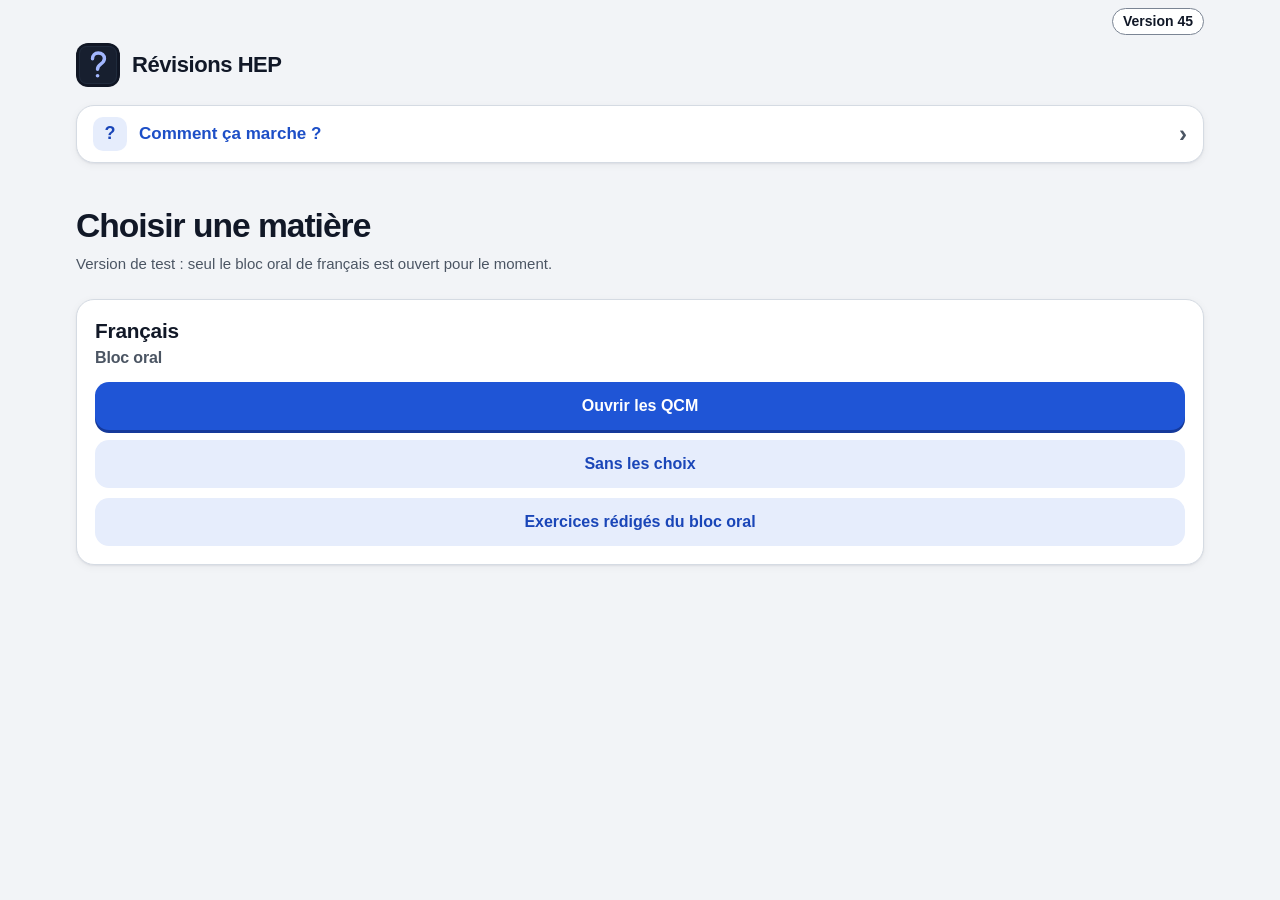
<file: index.html>
<!doctype html>
<html lang="fr">
<head>
  <meta charset="utf-8">
  <meta name="viewport" content="width=device-width,initial-scale=1,viewport-fit=cover">
  <meta name="theme-color" content="#f2f4f7" media="(prefers-color-scheme: light)"><meta name="theme-color" content="#0f1319" media="(prefers-color-scheme: dark)"><meta name="color-scheme" content="light dark">
  <meta name="description" content="Choisir une matière et un bloc pour les révisions HEP.">
  <title>Révisions HEP</title>
  <link rel="icon" href="icon.svg" type="image/svg+xml">
  <link rel="manifest" href="manifest.webmanifest">
  <link rel="stylesheet" href="style.css">
</head>
<body>
  <main class="page">
    <header class="site-header"><a class="brand" href="index.html"><img class="brand-mark" src="icon.svg" alt=""><span class="brand-title">Révisions HEP</span></a></header>
    <div class="quiz-help-entry"><a class="btn quiz-help-button" href="aide.html">Comment ça marche ?</a></div>
    <section class="home-hero oral-home-hero"><h1 class="hero-title">Choisir une matière</h1><p class="help-text" data-collections-note>Version de test : seul le bloc oral de français est ouvert pour le moment.</p></section>
    <section class="exercise-grid" aria-label="Matières et blocs">
      <article class="course-card exercise-tile" data-collection="fra-oral"><h2>Français</h2><h3>Bloc oral</h3><div class="actions"><a class="btn primary" href="qcm-oral.html">Ouvrir les QCM</a><a class="btn secondary" href="qcm-oral.html#sans-choix">Sans les choix</a><a class="btn secondary" href="oral.html">Exercices rédigés du bloc oral</a></div></article>
      <article class="course-card exercise-tile" data-collection="cla" hidden><h2>Organisation de la classe</h2><h3>Semestre 1</h3><a class="btn primary" href="qcm-cla.html">Ouvrir les QCM</a><a class="btn secondary" href="qcm-cla.html#sans-choix">Sans les choix</a></article>
      <article class="course-card exercise-tile" data-collection="dev" hidden><h2>Développement</h2><h3>UF1</h3><a class="btn primary" href="qcm-dev.html">Ouvrir les QCM</a><a class="btn secondary" href="qcm-dev.html#sans-choix">Sans les choix</a></article>
      <article class="course-card exercise-tile" data-collection="shs" hidden><h2>Sciences humaines et sociales</h2><h3>Histoire, Géographie, Éthique et cultures religieuses</h3><a class="btn primary" href="qcm-shs.html">Ouvrir les QCM</a><a class="btn secondary" href="qcm-shs.html#sans-choix">Sans les choix</a></article>
    </section>
  </main>
  <script src="config.js"></script><script src="app-version.js"></script>
  <script src="collections-visibles.js"></script>
</body>
</html>
</file>
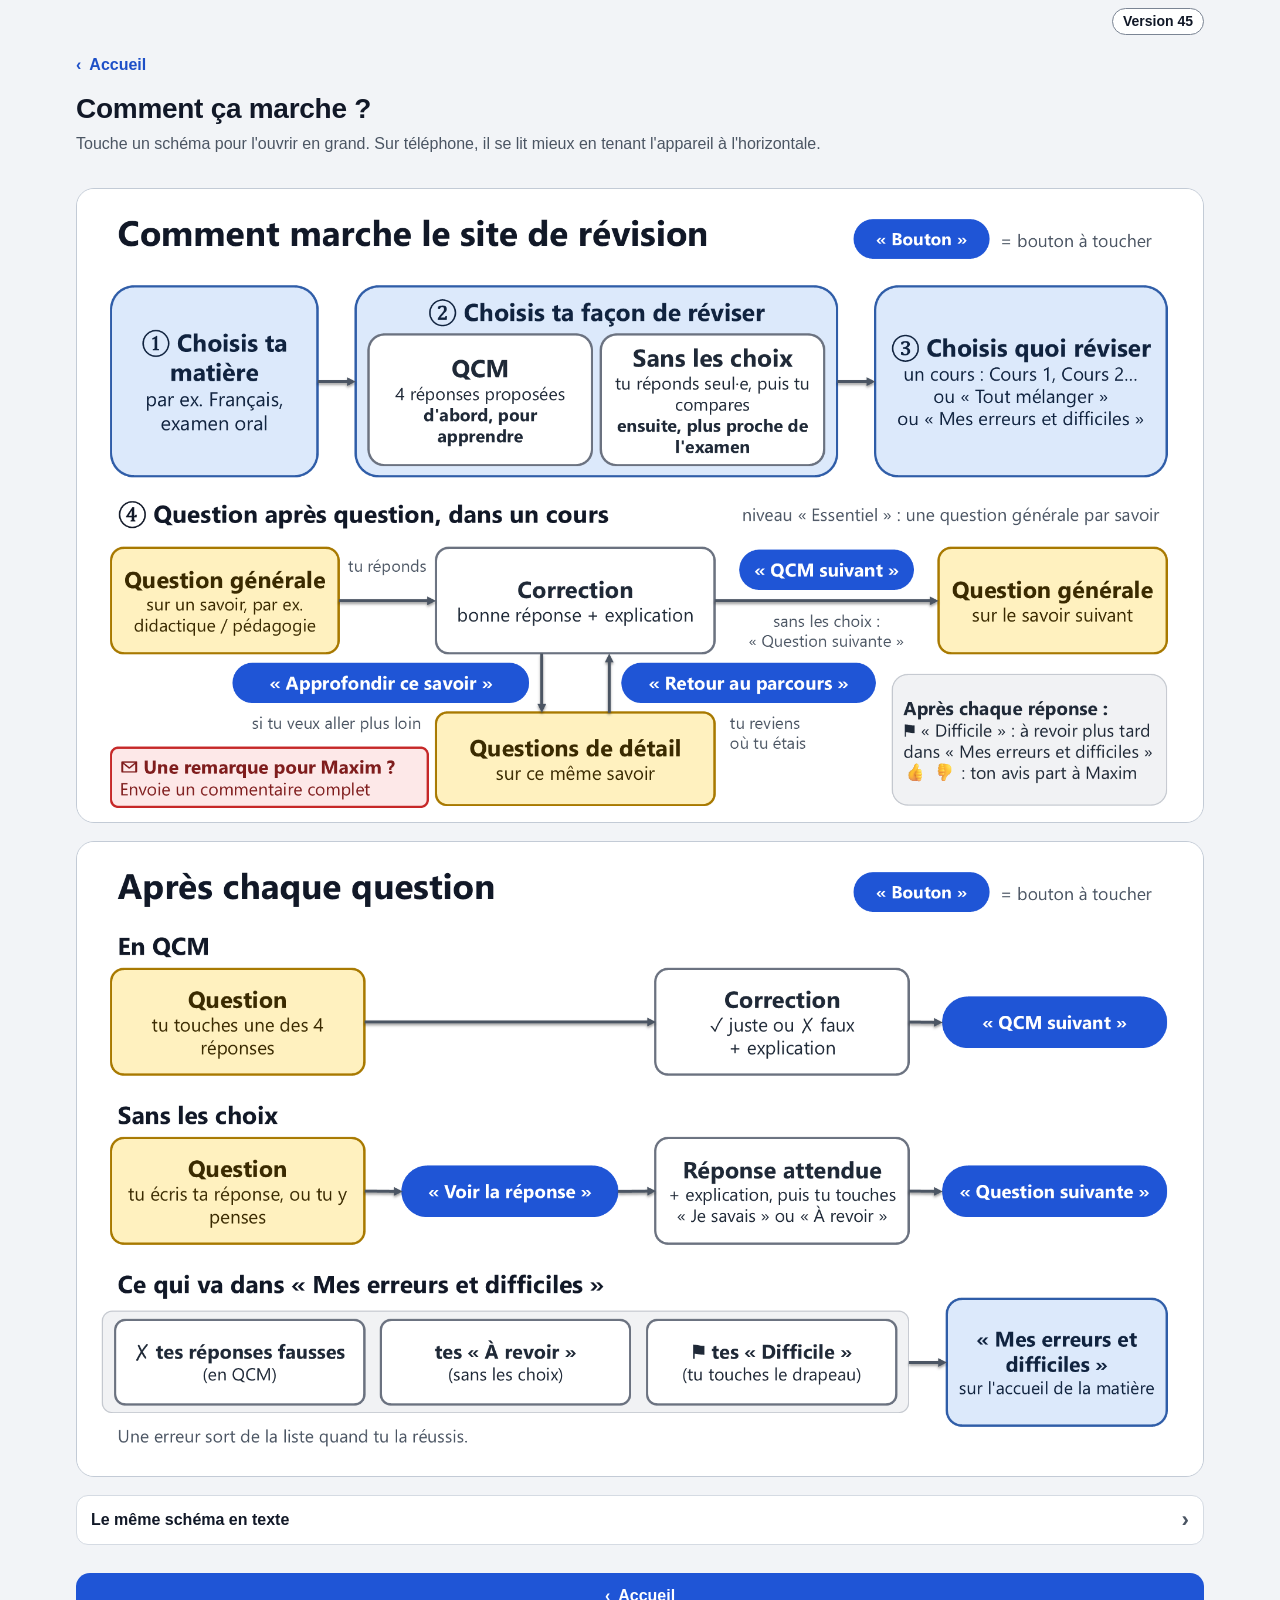
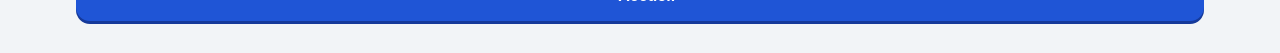
<file: aide.html>
<!doctype html>
<html lang="fr">
<head>
  <meta charset="utf-8">
  <meta name="viewport" content="width=device-width,initial-scale=1,viewport-fit=cover">
  <meta name="theme-color" content="#f2f4f7" media="(prefers-color-scheme: light)"><meta name="theme-color" content="#0f1319" media="(prefers-color-scheme: dark)"><meta name="color-scheme" content="light dark">
  <title>Comment ça marche · Révisions HEP</title>
  <meta name="description" content="Le schéma qui explique le site de révision : choisir, répondre, approfondir, donner son avis.">
  <link rel="icon" href="icon.svg" type="image/svg+xml">
  <link rel="stylesheet" href="style.css">
</head>
<body>
  <main id="app" class="page aide-page">
    <p class="aide-back"><a class="btn ghost" href="index.html"><span aria-hidden="true">‹</span> Accueil</a></p>
    <h1>Comment ça marche ?</h1>
    <p class="aide-lead">Touche un schéma pour l'ouvrir en grand. Sur téléphone, il se lit mieux en tenant l'appareil à l'horizontale.</p>

    <figure class="aide-schema">
      <a href="aide/schema-1.png"><img src="aide/schema-1.png" width="1920" height="1080" alt="Schéma : on choisit sa matière, puis sa façon de réviser (QCM ou sans les choix), puis quoi réviser (un cours, tout mélanger, ou mes erreurs et difficiles). Ensuite, question après question : une question générale, sa correction, puis la question générale suivante. Le bouton « Approfondir ce savoir » ouvre les questions de détail, « Retour au parcours » ramène où l'on était. Après chaque réponse, on peut marquer « Difficile » et donner son avis avec les pouces, et envoyer à Maxim un commentaire complet." decoding="async"></a>
    </figure>
    <figure class="aide-schema">
      <a href="aide/schema-2.png"><img src="aide/schema-2.png" width="1920" height="1080" alt="Schéma : après chaque question. En QCM, on touche une des quatre réponses, la correction donne juste ou faux avec l'explication, puis « QCM suivant ». Sans les choix, on écrit ou pense sa réponse, on touche « Voir la réponse », on compare avec la réponse attendue et son explication, on touche « Je savais » ou « À revoir », puis « Question suivante ». Les réponses fausses en QCM, les « À revoir » et les questions marquées « Difficile » vont dans « Mes erreurs et difficiles ». Une erreur en sort quand on la réussit." decoding="async"></a>
    </figure>

    <details class="aide-text">
      <summary>Le même schéma en texte</summary>
      <ol>
        <li>Choisis ta matière.</li>
        <li>Choisis ta façon de réviser : <strong>QCM</strong> (4 réponses proposées, d'abord, pour apprendre) ou <strong>Sans les choix</strong> (tu réponds seul·e, puis tu compares ; ensuite, plus proche de l'examen).</li>
        <li>Choisis quoi réviser : un cours, « Tout mélanger » ou « Mes erreurs et difficiles ».</li>
        <li>Question après question : une question générale sur un savoir, la correction (bonne réponse et explication), puis la question générale sur le savoir suivant. « Approfondir ce savoir » ouvre les questions de détail sur ce savoir ; « Retour au parcours » te ramène où tu étais.</li>
      </ol>
      <ul>
        <li>Après chaque réponse, « Difficile » garde la question pour plus tard dans « Mes erreurs et difficiles ».</li>
        <li>👍 et 👎 envoient ton avis sur la question à Maxim.</li>
        <li>Une remarque ou un problème : tu peux écrire un commentaire complet et l'envoyer à Maxim.</li>
        <li>« Mes erreurs et difficiles » réunit tes réponses fausses (QCM), tes « À revoir » (sans les choix) et tes « Difficile ». Une erreur en sort quand tu la réussis.</li>
      </ul>
    </details>

    <p class="aide-back aide-back-end"><a class="btn primary" href="index.html"><span aria-hidden="true">‹</span> Accueil</a></p>
  </main>
  <script src="config.js"></script><script src="app-version.js"></script>
</body>
</html>
</file>
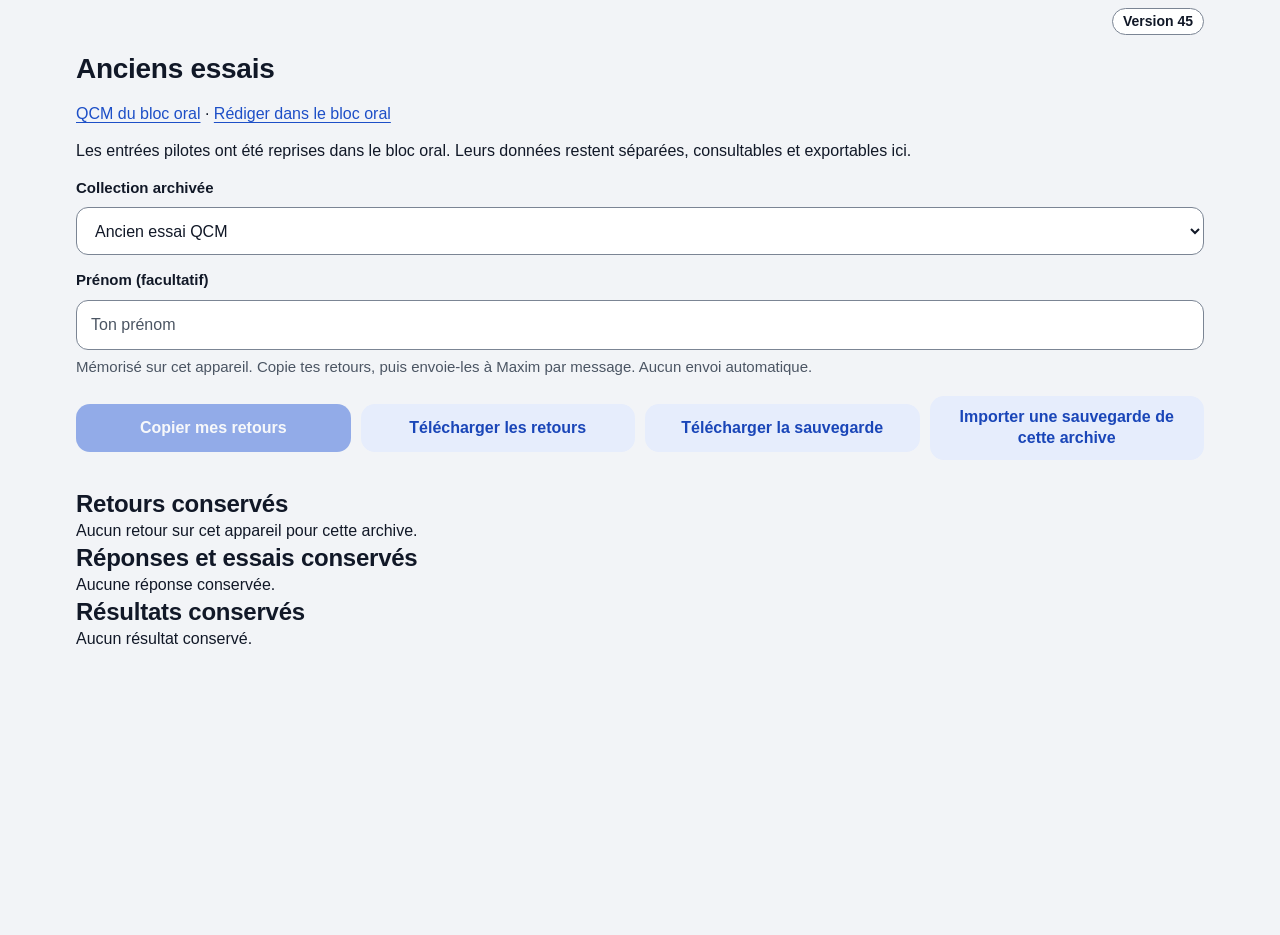
<file: archives.html>
<!doctype html><html lang="fr"><head><meta charset="utf-8"><meta name="viewport" content="width=device-width,initial-scale=1"><title>Anciens essais · Révisions HEP</title><link rel="stylesheet" href="style.css"></head><body><main id="app" class="page"></main><div id="toast" class="toast" role="status" hidden></div><script src="config.js"></script><script src="app-version.js"></script><script src="store.js"></script><script src="feedback-tools.js"></script><script src="archives.js"></script></body></html>
</file>
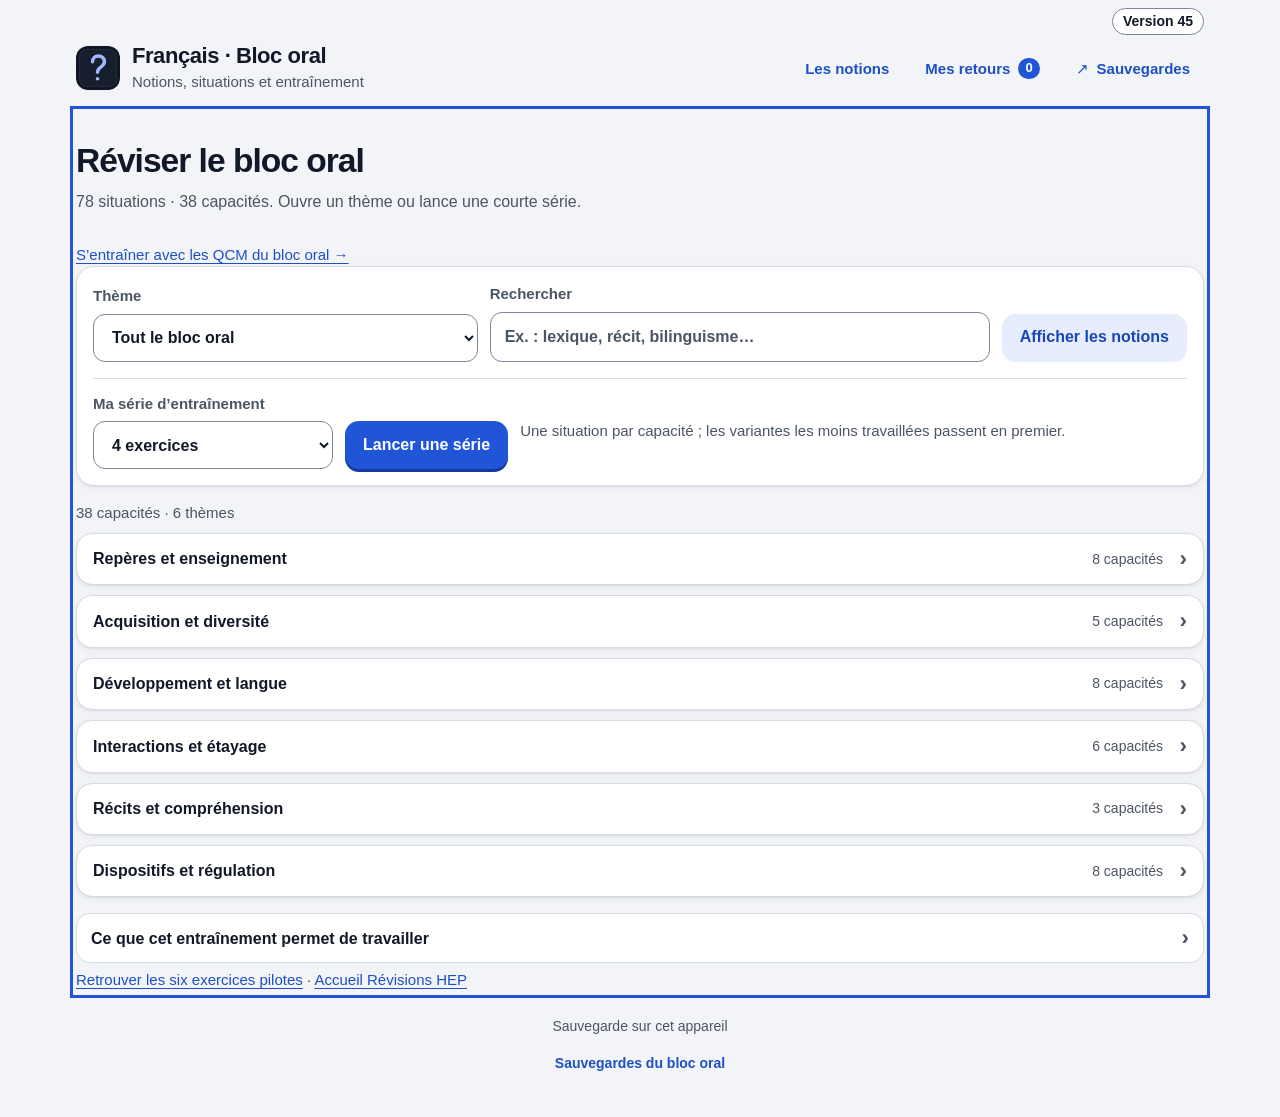
<file: exercices.html>
<!doctype html><html lang="fr"><head><meta charset="utf-8"><meta name="viewport" content="width=device-width,initial-scale=1"><title>Révisions HEP</title><link rel="stylesheet" href="style.css"></head><body><main class="page"><h1>Le parcours continue dans le bloc oral</h1><p><a href="oral.html">Ouvrir le bloc oral</a></p><p><a href="archives.html">Anciens essais : retours et sauvegardes</a></p></main><script>location.replace('oral.html' + location.hash);</script></body></html>
</file>
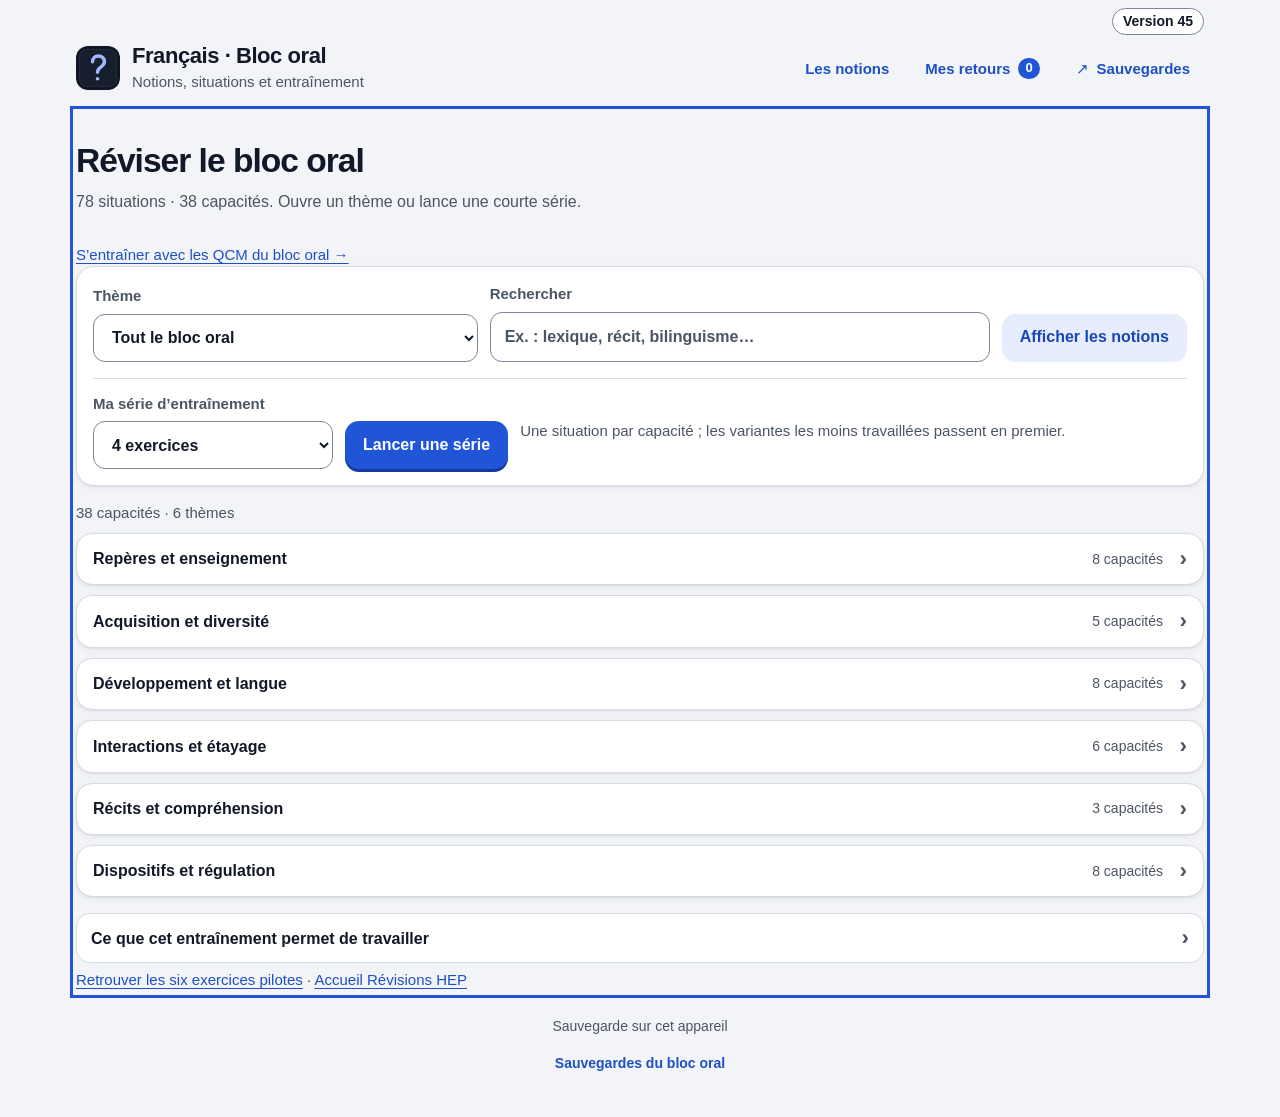
<file: oral.html>
<!doctype html>
<html lang="fr">
<head>
  <meta charset="utf-8">
  <meta name="viewport" content="width=device-width,initial-scale=1,viewport-fit=cover">
  <meta name="theme-color" content="#f2f4f7" media="(prefers-color-scheme: light)"><meta name="theme-color" content="#0f1319" media="(prefers-color-scheme: dark)"><meta name="color-scheme" content="light dark">
  <meta name="description" content="Entraînement au bloc oral de français HEP : situations variées, aides explicatives, corrigés et retours personnels.">
  <title>Bloc oral · Français · Révisions HEP</title>
  <link rel="icon" href="icon.svg" type="image/svg+xml">
  <link rel="stylesheet" href="style.css">
</head>
<body>
  <main id="app"><div class="empty-state" role="status">Chargement du bloc oral…</div></main>
  <div id="toast" class="toast" role="status" aria-live="polite" hidden></div>
  <script src="config.js"></script><script src="app-version.js"></script>
  <script src="oral-config.js"></script>
  <script src="oral-navigation.js"></script>
  <script src="store.js"></script>
  <script src="feedback-tools.js"></script>
  <script src="drive.js"></script>
  <script src="exercices.js"></script>
  <script src="https://accounts.google.com/gsi/client" async defer></script>
</body>
</html>
</file>
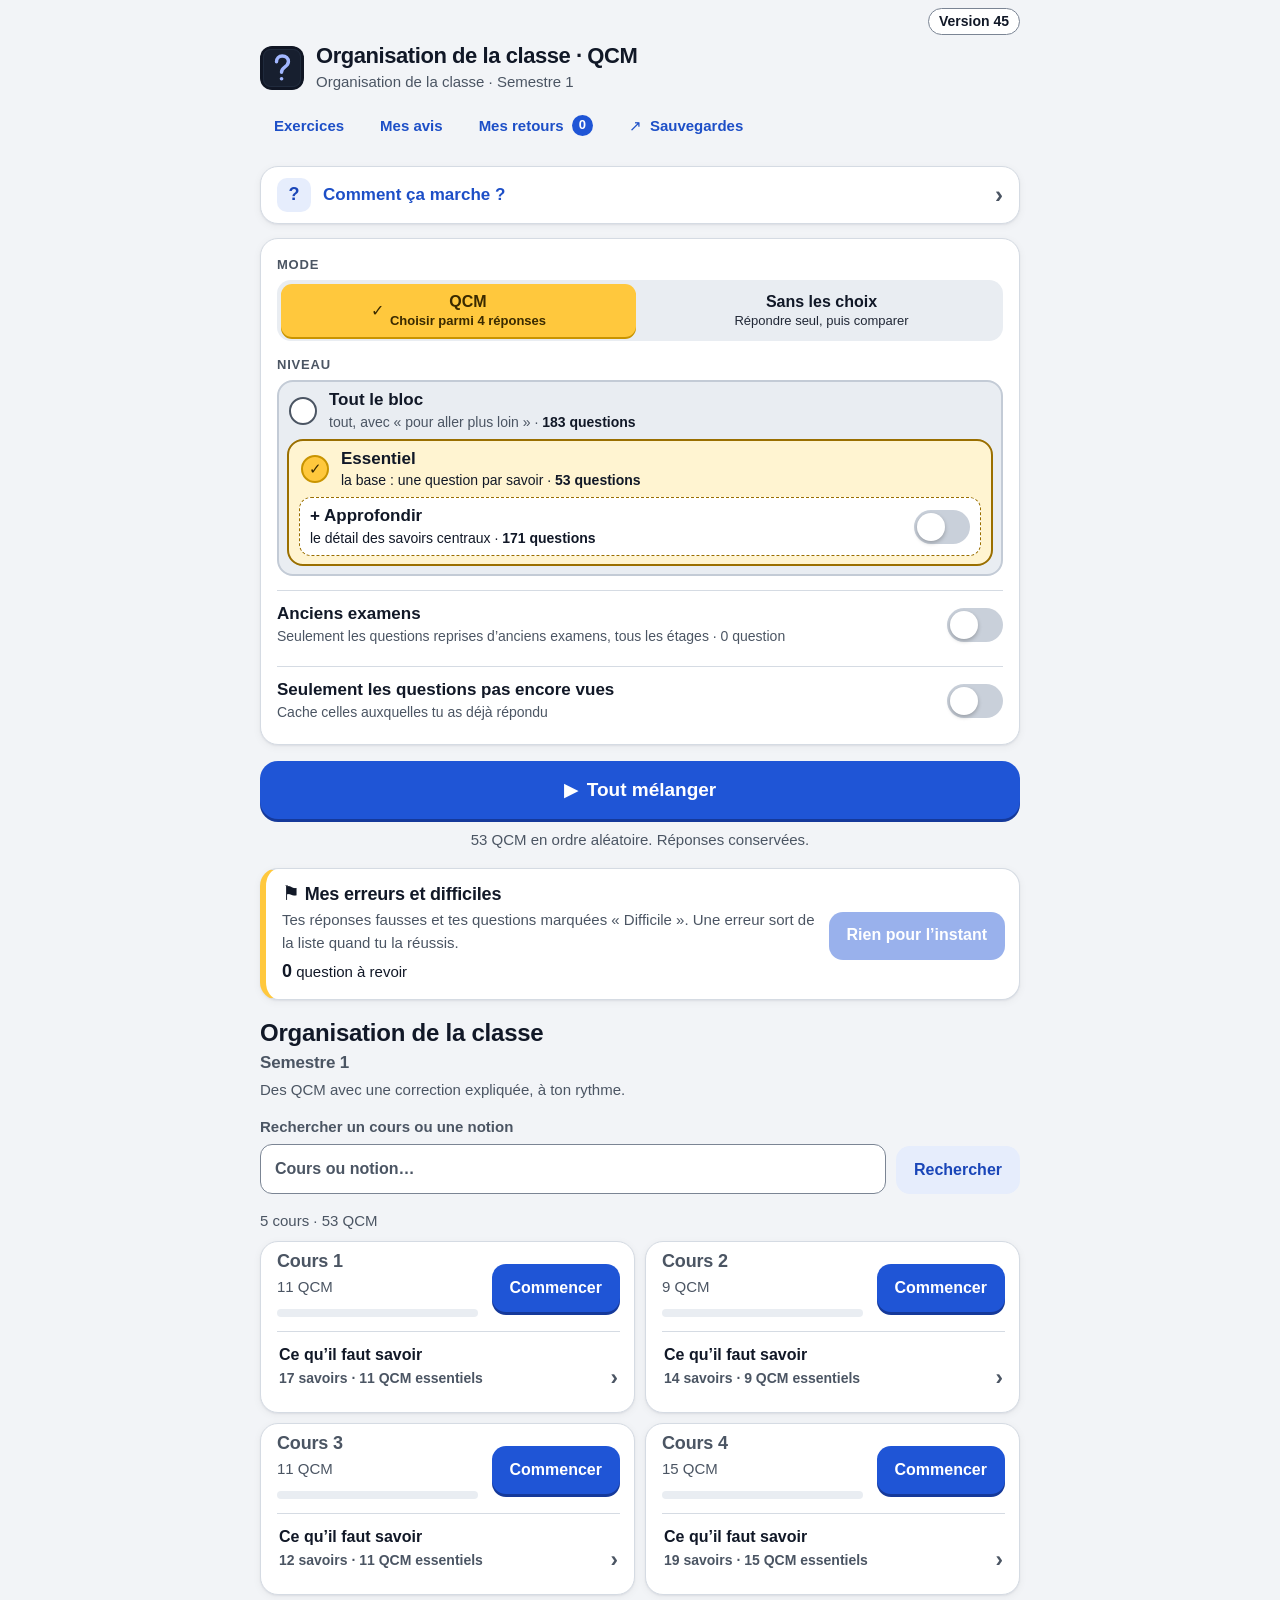
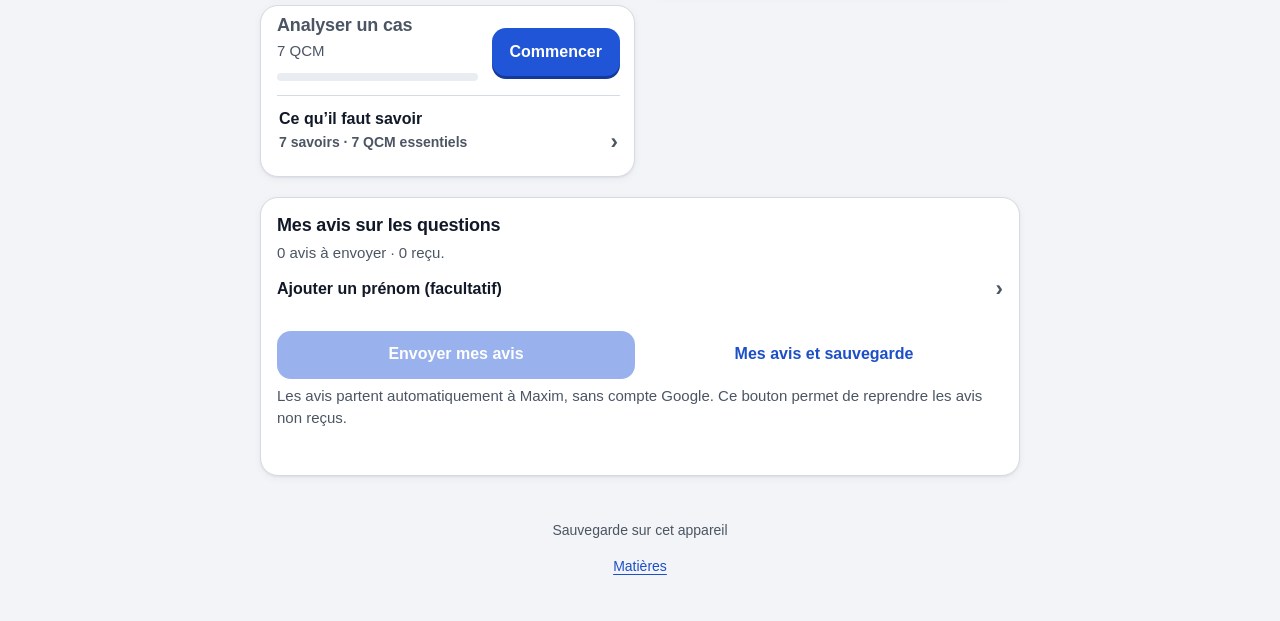
<file: qcm-cla.html>
<!doctype html>
<html lang="fr">
<head>
  <meta charset="utf-8">
  <meta name="viewport" content="width=device-width,initial-scale=1,viewport-fit=cover">
  <meta name="theme-color" content="#f2f4f7" media="(prefers-color-scheme: light)"><meta name="theme-color" content="#0f1319" media="(prefers-color-scheme: dark)"><meta name="color-scheme" content="light dark">
  <title>Organisation de la classe · QCM · Révisions HEP</title>
  <meta name="description" content="QCM de organisation de la classe avec correction expliquée.">
  <link rel="icon" href="icon.svg" type="image/svg+xml">
  <link rel="stylesheet" href="style.css"><link rel="stylesheet" href="quick-feedback.css">
</head>
<body>
  <main id="app"><div class="empty-state" role="status">Chargement des QCM…</div></main>
  <div id="toast" class="toast" role="status" aria-live="polite" hidden></div>
  <script src="config.js"></script><script src="app-version.js"></script>
  <script src="qcm-cla-config.js"></script>
  <script src="oral-navigation.js"></script>
  <script src="store.js"></script>
  <script src="feedback-tools.js"></script>
  <script src="feedback-send.js"></script>
  <script src="drive.js"></script>
  <script src="quick-feedback-store.js"></script><script src="quick-feedback-send.js"></script><script src="quick-feedback-ui.js"></script><script src="sans-choix-store.js"></script><script src="qcm.js"></script>
  <script src="https://accounts.google.com/gsi/client" async defer></script>
</body>
</html>
</file>
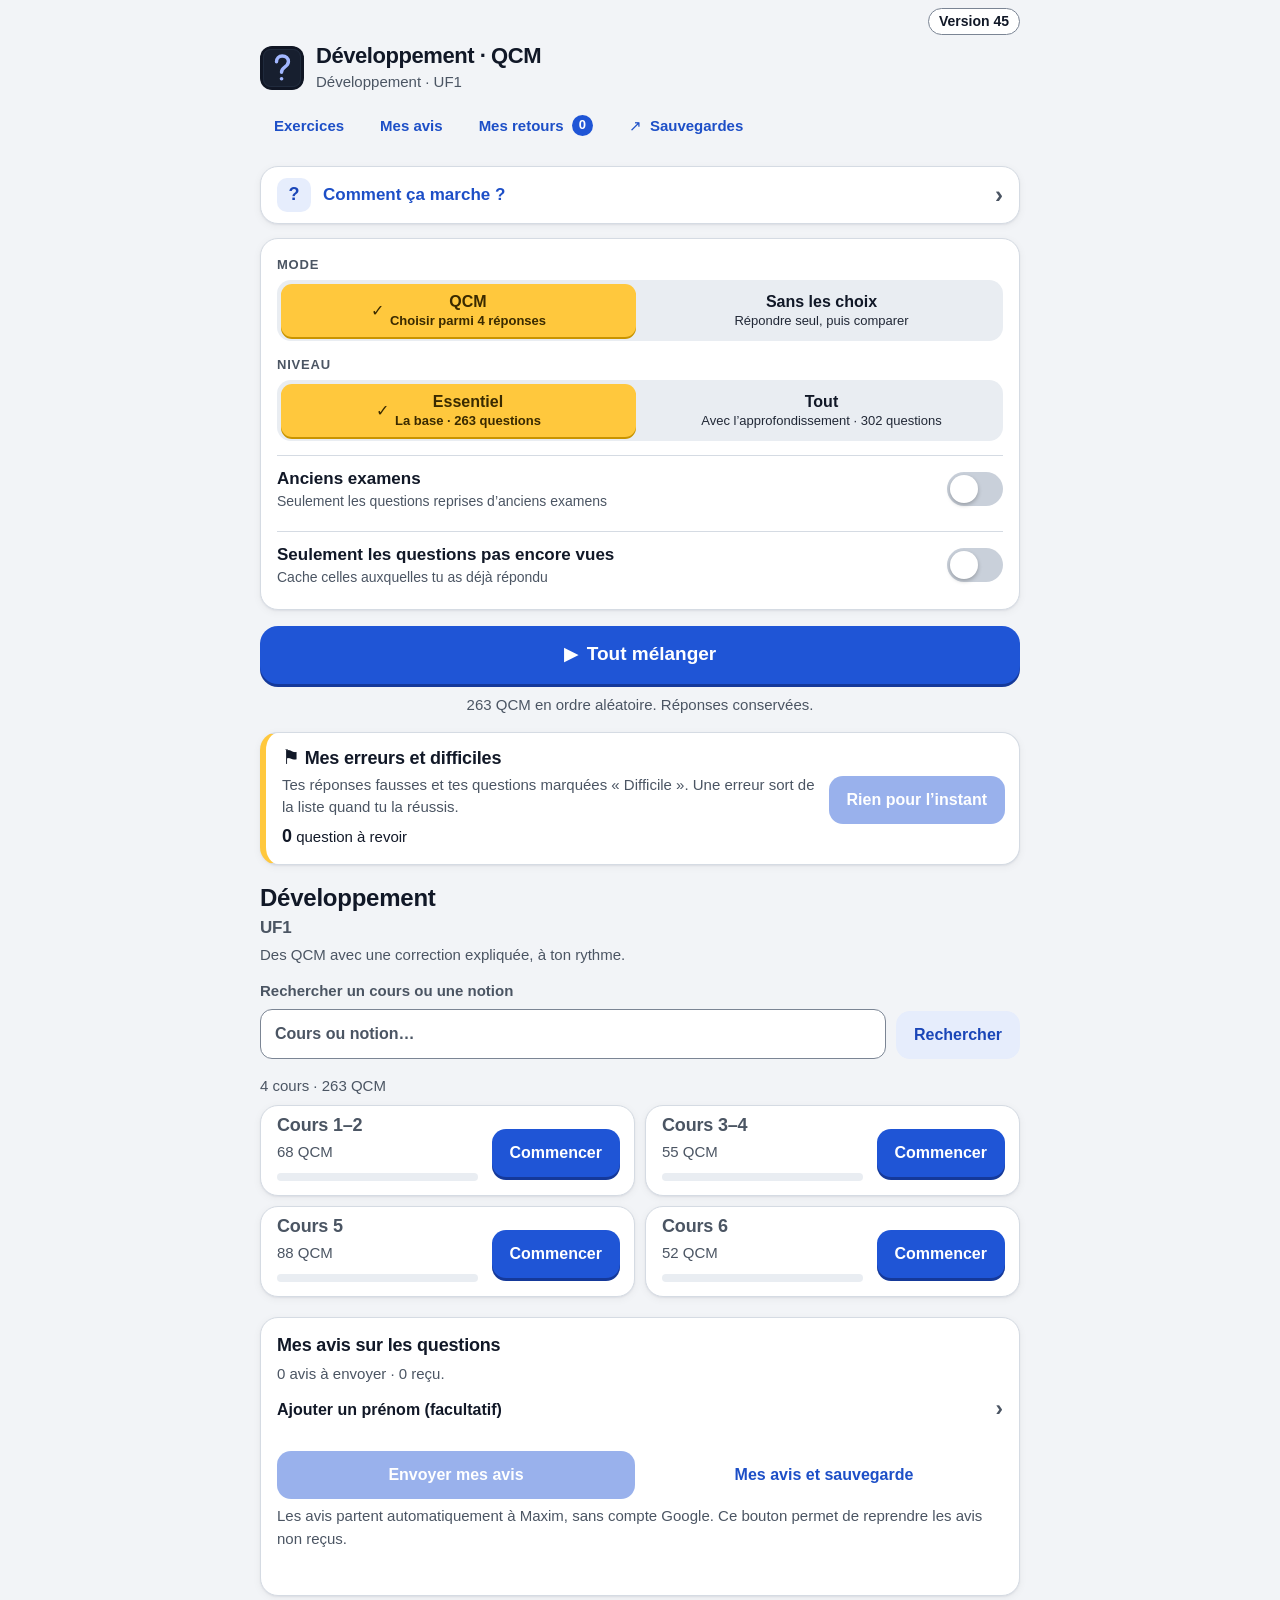
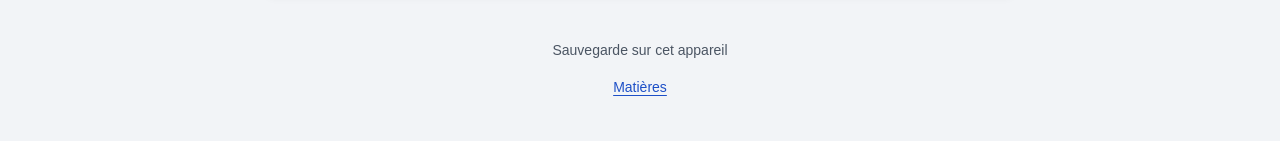
<file: qcm-dev.html>
<!doctype html>
<html lang="fr">
<head>
  <meta charset="utf-8">
  <meta name="viewport" content="width=device-width,initial-scale=1,viewport-fit=cover">
  <meta name="theme-color" content="#f2f4f7" media="(prefers-color-scheme: light)"><meta name="theme-color" content="#0f1319" media="(prefers-color-scheme: dark)"><meta name="color-scheme" content="light dark">
  <title>Développement · QCM · Révisions HEP</title>
  <meta name="description" content="QCM de développement avec correction expliquée.">
  <link rel="icon" href="icon.svg" type="image/svg+xml">
  <link rel="stylesheet" href="style.css"><link rel="stylesheet" href="quick-feedback.css">
</head>
<body>
  <main id="app"><div class="empty-state" role="status">Chargement des QCM…</div></main>
  <div id="toast" class="toast" role="status" aria-live="polite" hidden></div>
  <script src="config.js"></script><script src="app-version.js"></script>
  <script src="qcm-dev-config.js"></script>
  <script src="oral-navigation.js"></script>
  <script src="store.js"></script>
  <script src="feedback-tools.js"></script>
  <script src="feedback-send.js"></script>
  <script src="drive.js"></script>
  <script src="quick-feedback-store.js"></script><script src="quick-feedback-send.js"></script><script src="quick-feedback-ui.js"></script><script src="sans-choix-store.js"></script><script src="qcm.js"></script>
  <script src="https://accounts.google.com/gsi/client" async defer></script>
</body>
</html>
</file>
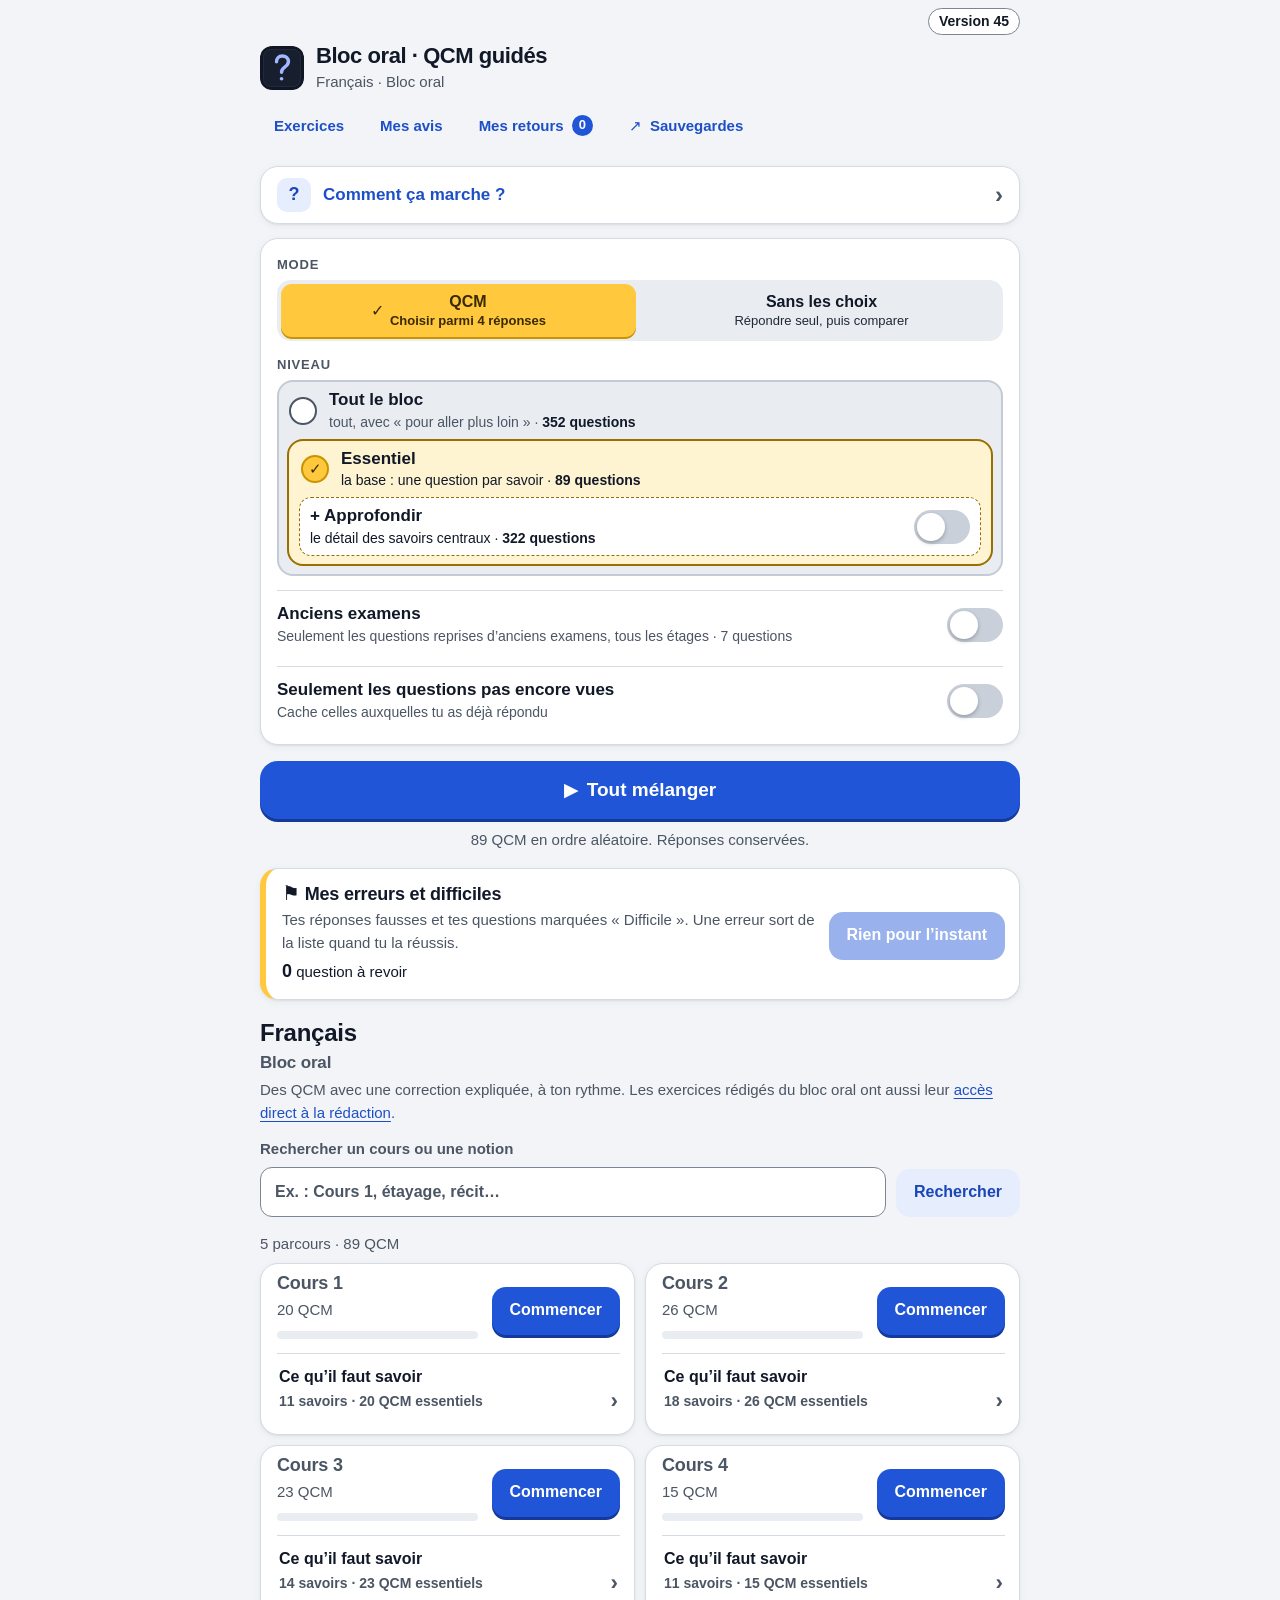
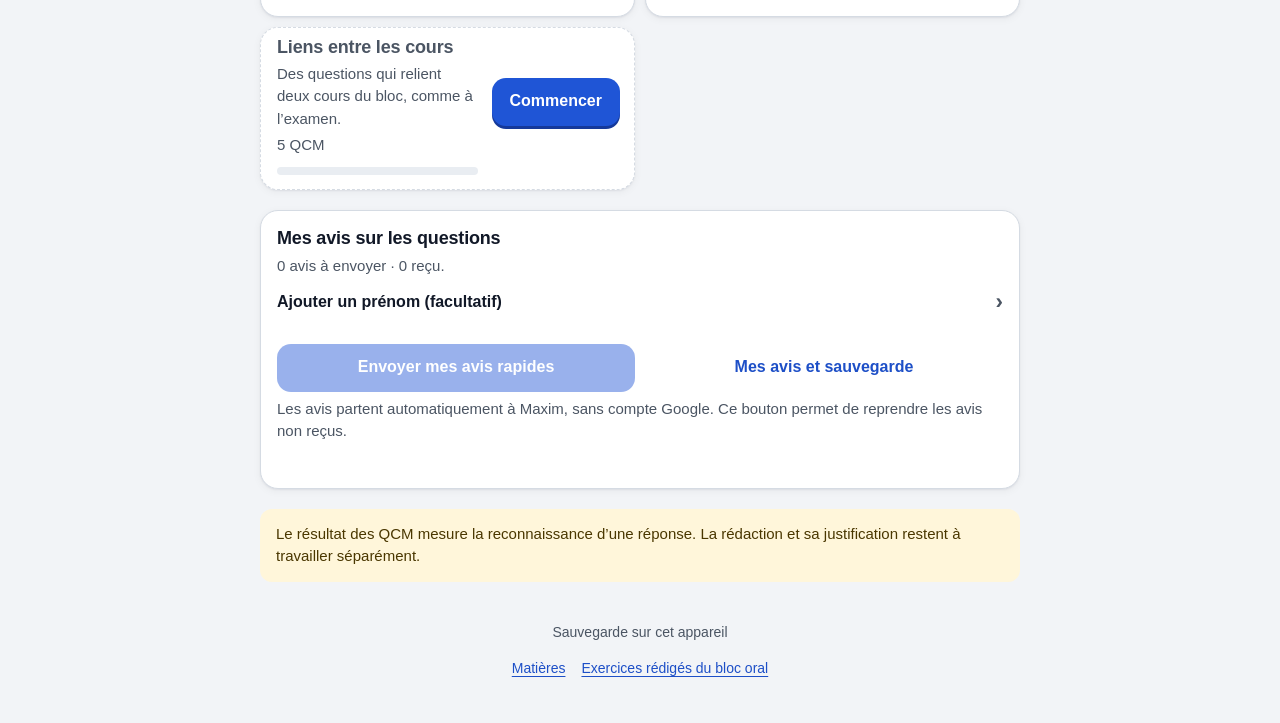
<file: qcm-oral.html>
<!doctype html>
<html lang="fr">
<head>
  <meta charset="utf-8">
  <meta name="viewport" content="width=device-width,initial-scale=1,viewport-fit=cover">
  <meta name="theme-color" content="#f2f4f7" media="(prefers-color-scheme: light)"><meta name="theme-color" content="#0f1319" media="(prefers-color-scheme: dark)"><meta name="color-scheme" content="light dark">
  <title>QCM du bloc oral · Révisions HEP</title>
  <meta name="description" content="QCM du bloc oral de français, avec accès aux exercices rédigés associés.">
  <link rel="icon" href="icon.svg" type="image/svg+xml">
  <link rel="stylesheet" href="style.css"><link rel="stylesheet" href="quick-feedback.css">
</head>
<body>
  <main id="app"><div class="empty-state" role="status">Chargement des QCM…</div></main>
  <div id="toast" class="toast" role="status" aria-live="polite" hidden></div>
  <script src="config.js"></script><script src="app-version.js"></script>
  <script src="qcm-oral-config.js"></script>
  <script src="oral-navigation.js"></script>
  <script src="store.js"></script>
  <script src="feedback-tools.js"></script>
  <script src="feedback-send.js"></script>
  <script src="drive.js"></script>
  <script src="quick-feedback-store.js"></script><script src="quick-feedback-send.js"></script><script src="quick-feedback-ui.js"></script><script src="quick-level.js"></script><script src="sans-choix-store.js"></script><script src="qcm.js"></script>
  <script src="https://accounts.google.com/gsi/client" async defer></script>
</body>
</html>
</file>
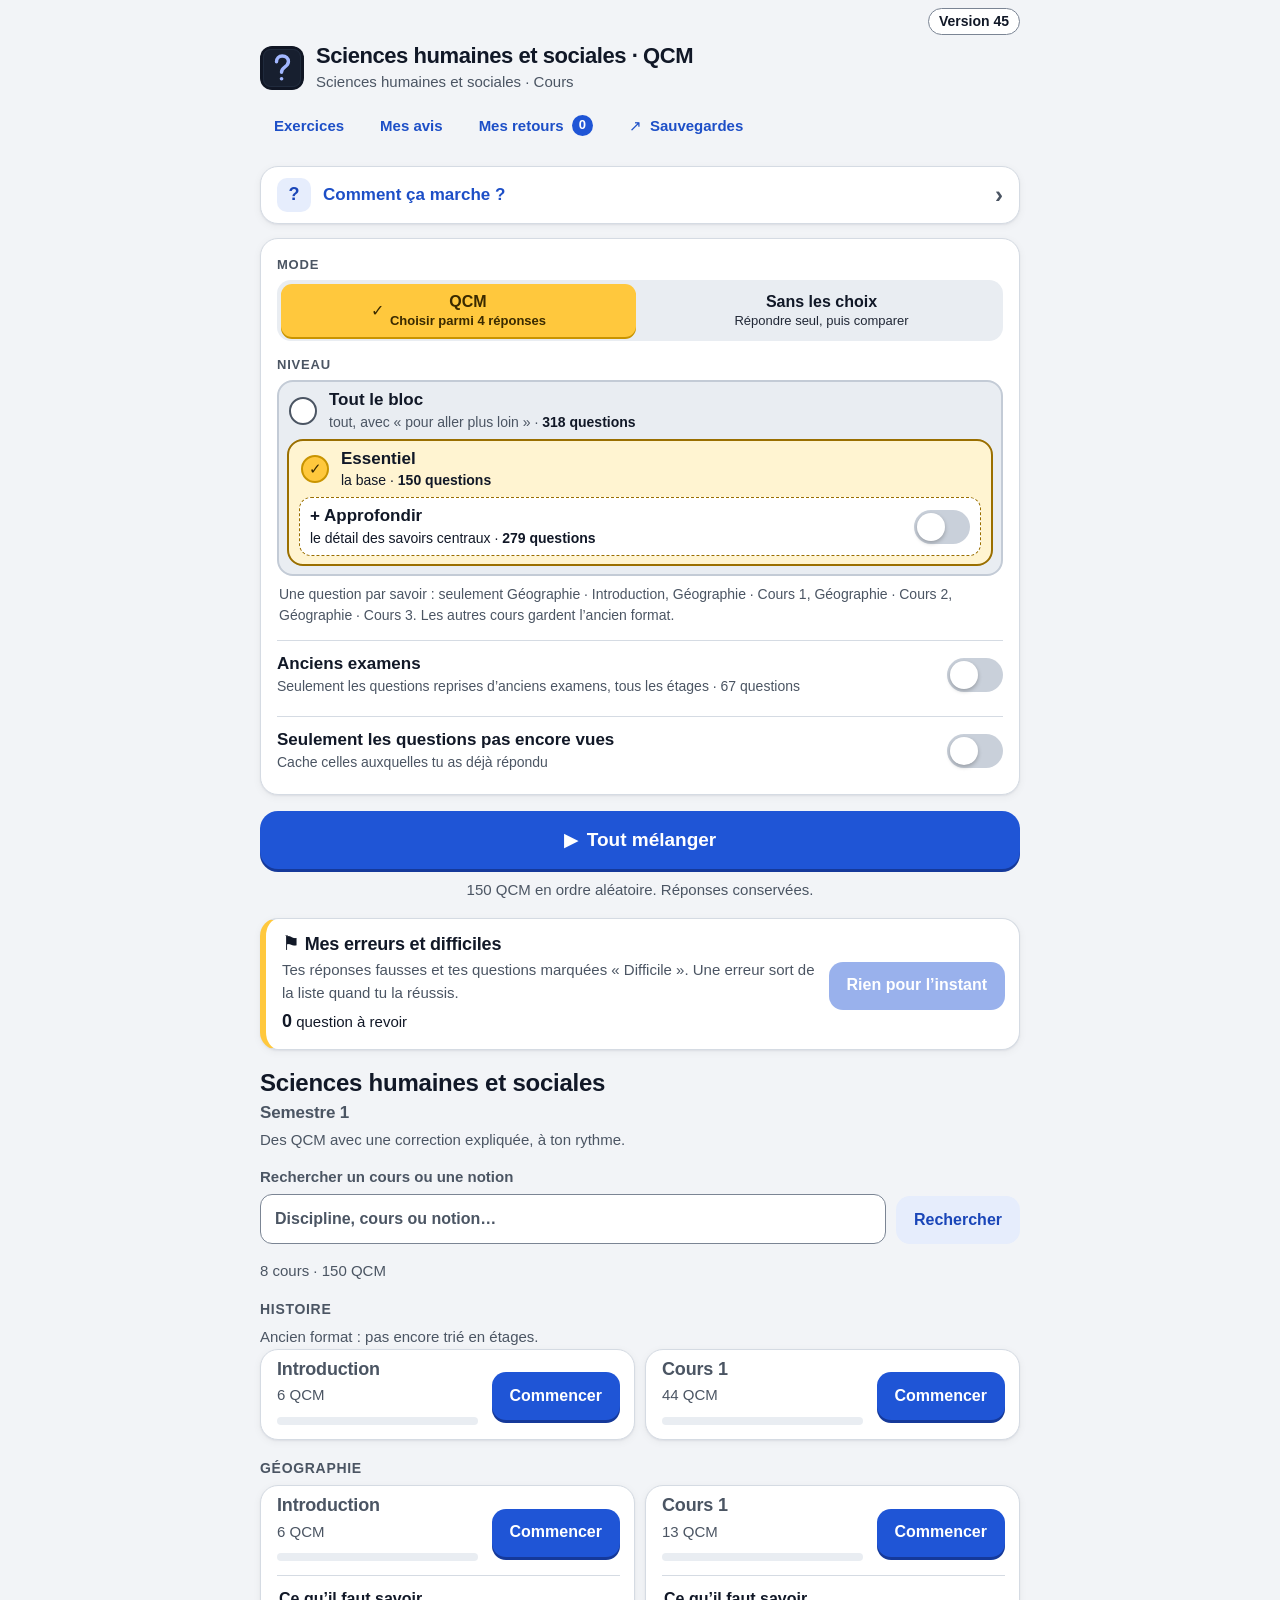
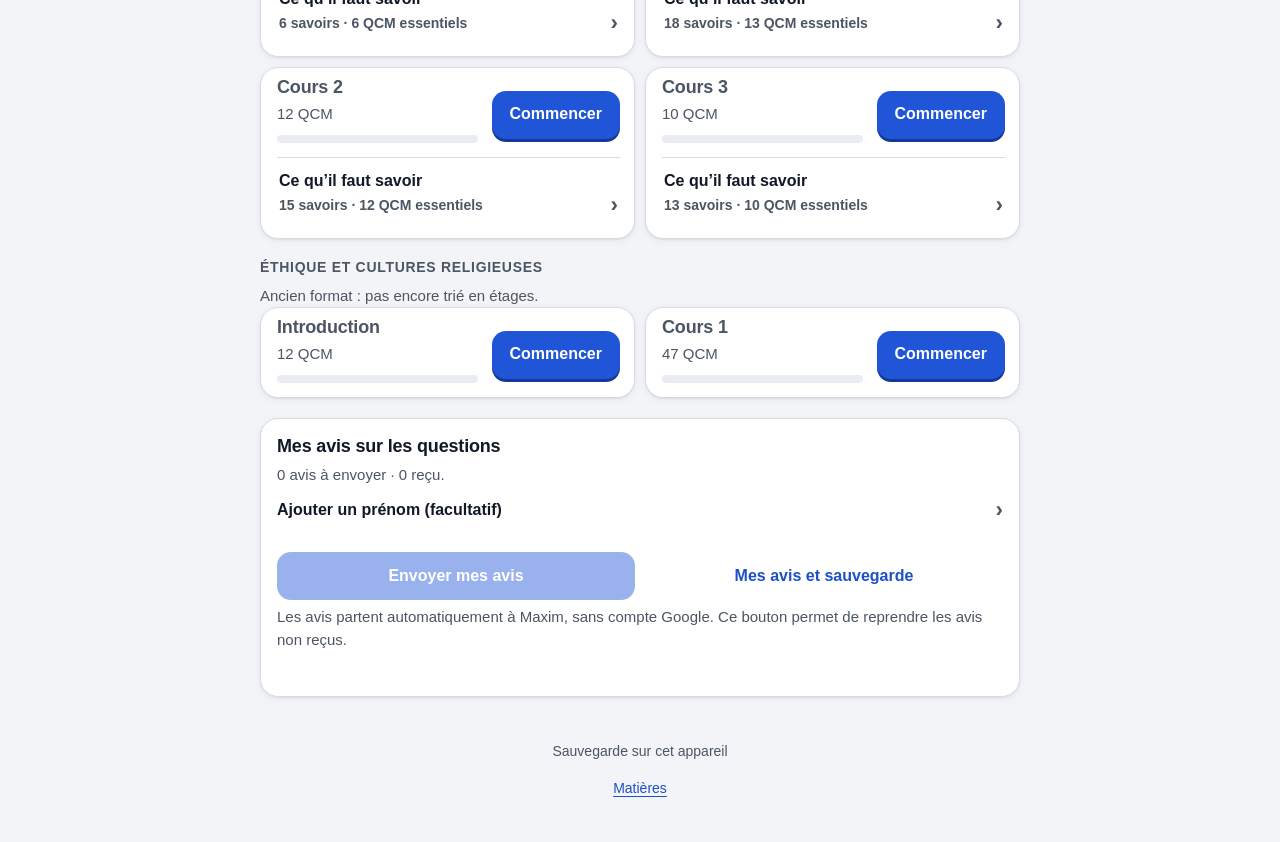
<file: qcm-shs.html>
<!doctype html>
<html lang="fr">
<head>
  <meta charset="utf-8">
  <meta name="viewport" content="width=device-width,initial-scale=1,viewport-fit=cover">
  <meta name="theme-color" content="#f2f4f7" media="(prefers-color-scheme: light)"><meta name="theme-color" content="#0f1319" media="(prefers-color-scheme: dark)"><meta name="color-scheme" content="light dark">
  <title>Sciences humaines et sociales · QCM · Révisions HEP</title>
  <meta name="description" content="QCM de sciences humaines et sociales avec correction expliquée.">
  <link rel="icon" href="icon.svg" type="image/svg+xml">
  <link rel="stylesheet" href="style.css"><link rel="stylesheet" href="quick-feedback.css">
</head>
<body>
  <main id="app"><div class="empty-state" role="status">Chargement des QCM…</div></main>
  <div id="toast" class="toast" role="status" aria-live="polite" hidden></div>
  <script src="config.js"></script><script src="app-version.js"></script>
  <script src="qcm-shs-config.js"></script>
  <script src="oral-navigation.js"></script>
  <script src="store.js"></script>
  <script src="feedback-tools.js"></script>
  <script src="feedback-send.js"></script>
  <script src="drive.js"></script>
  <script src="quick-feedback-store.js"></script><script src="quick-feedback-send.js"></script><script src="quick-feedback-ui.js"></script><script src="sans-choix-store.js"></script><script src="qcm.js"></script>
  <script src="https://accounts.google.com/gsi/client" async defer></script>
</body>
</html>
</file>
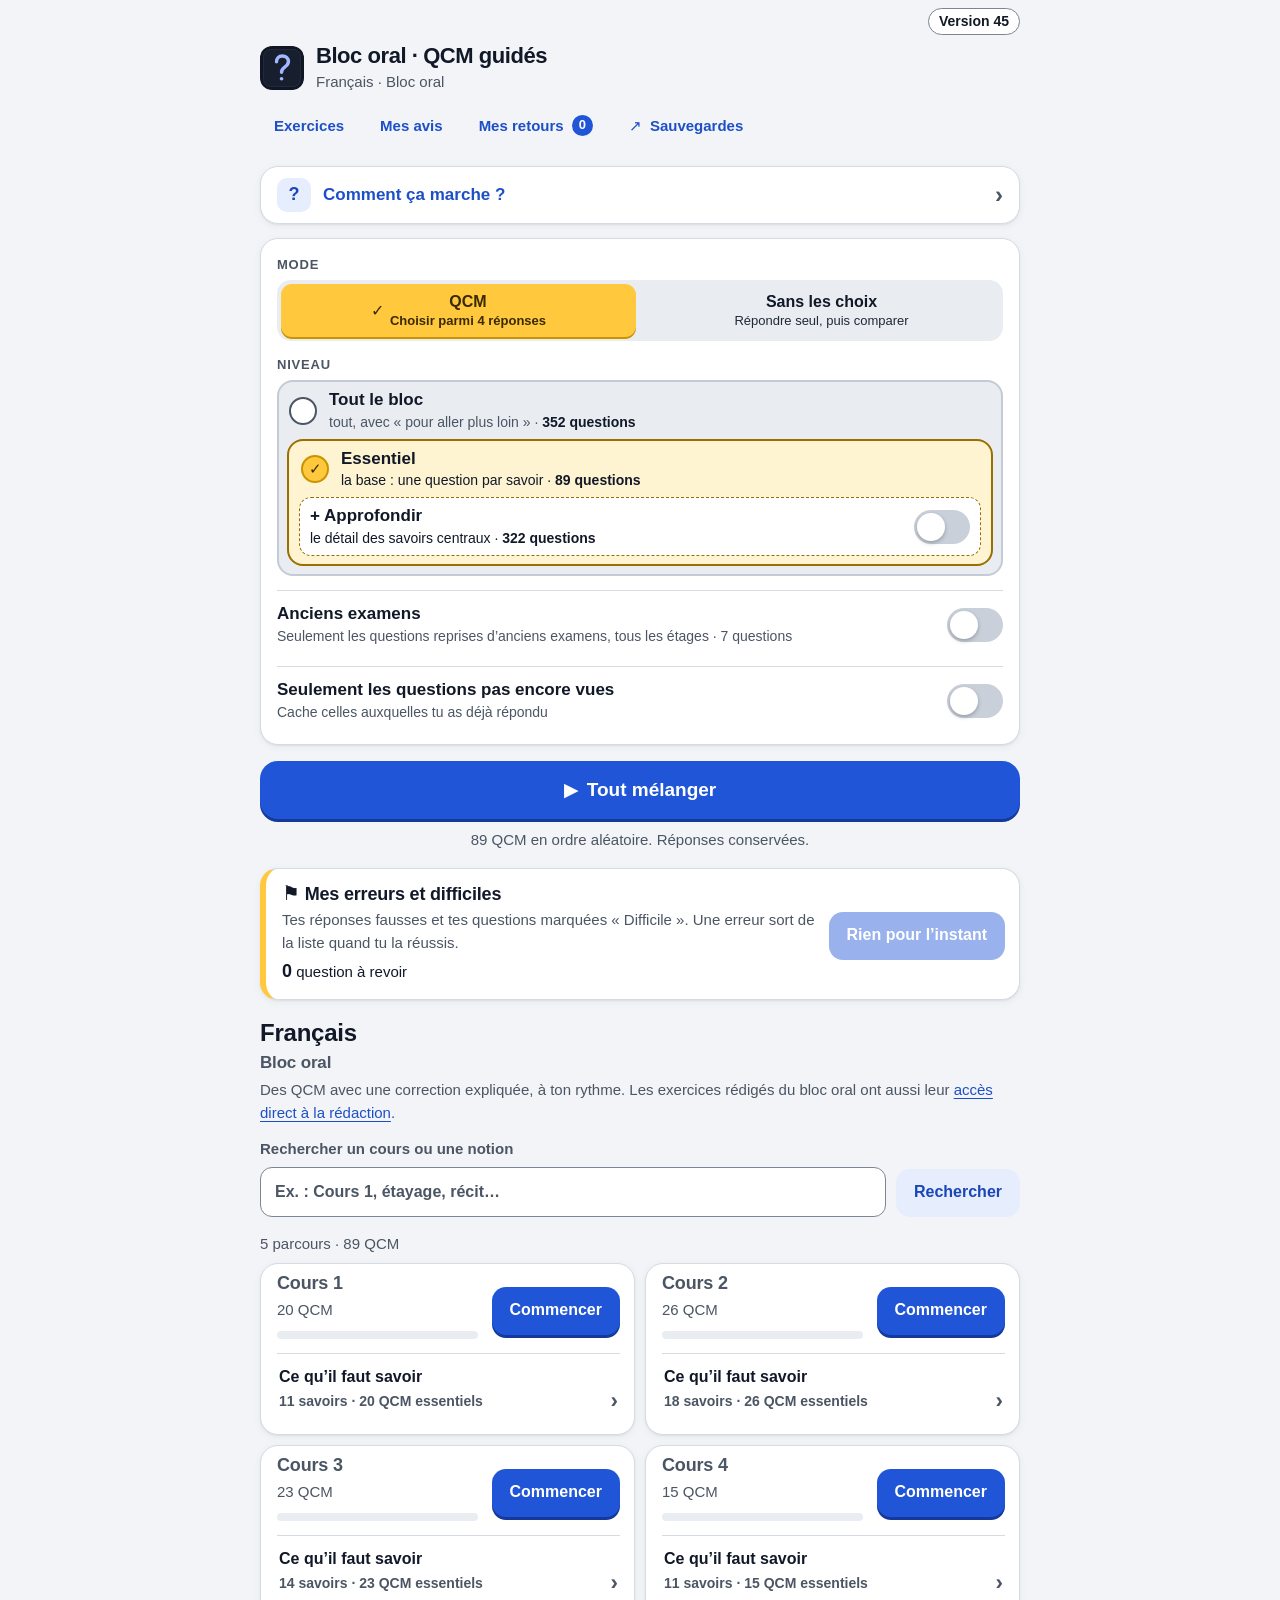
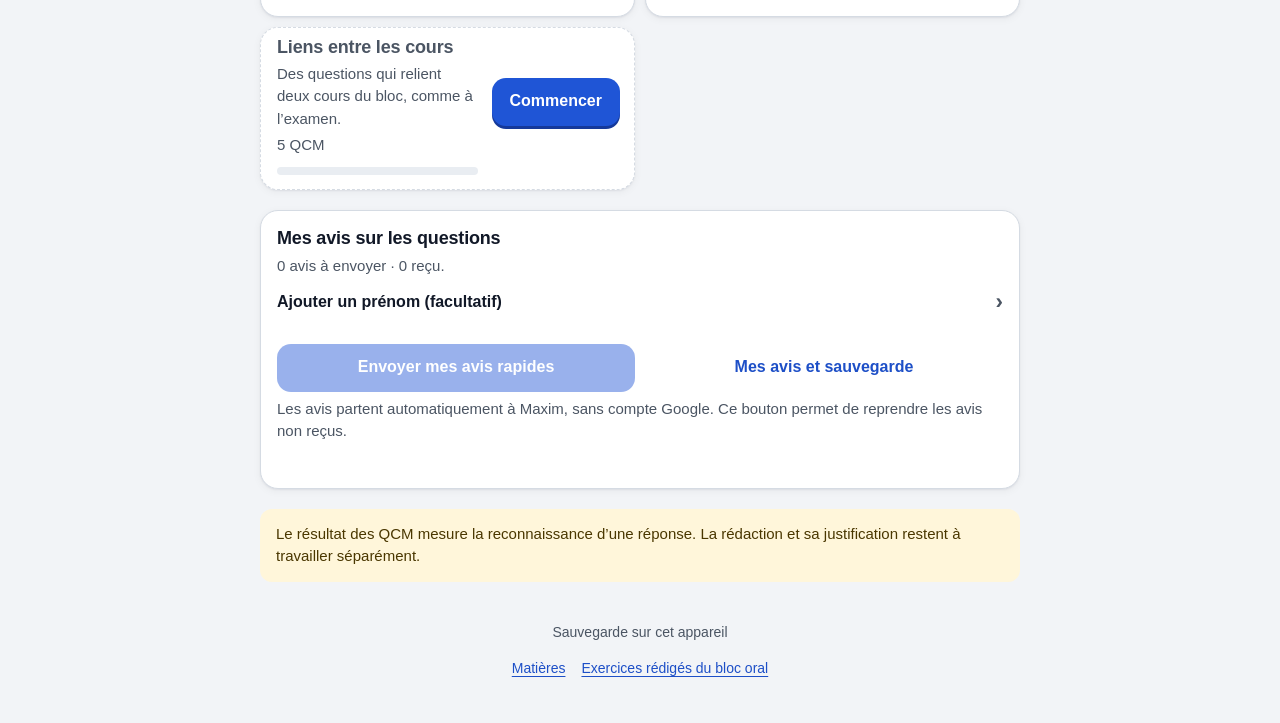
<file: qcm.html>
<!doctype html><html lang="fr"><head><meta charset="utf-8"><meta name="viewport" content="width=device-width,initial-scale=1"><title>Révisions HEP</title><link rel="stylesheet" href="style.css"></head><body><main class="page"><h1>Le parcours continue dans le bloc oral</h1><p><a href="qcm-oral.html">Ouvrir le bloc oral</a></p><p><a href="archives.html">Anciens essais : retours et sauvegardes</a></p></main><script>location.replace('qcm-oral.html' + location.hash);</script></body></html>
</file>
<file: style.css>
/* Révisions HEP — v22, direction B « application de révision », conventions iPhone.
   Thème clair par défaut, sombre selon le réglage de l'appareil.
   Couleur d'action (bleu) ≠ couleur d'état sélectionné (ambre) ; juste / faux portent ✓ / ✗ et un mot. */
:root {
  color-scheme: light;
  --bg: #f2f4f7;
  --bg-card: #ffffff;
  --bg-card-2: #e9edf2;
  --bg-press: #dde3ea;
  --text: #111827;
  --text-dim: #4b5563;
  --border: #d5dbe3;
  --border-strong: #c3cbd6;
  --control-border: #7b8594;
  --action: #1f55d6;
  --action-press: #1944b0;
  --action-shadow: #15399a;
  --text-on-action: #ffffff;
  --link: #1d4fc7;
  --tint: #e6edfc;
  --tint-text: #1a46b8;
  --selected: #ffc83d;
  --selected-press: #f2b71f;
  --selected-shadow: #c99400;
  --text-on-selected: #3a2a00;
  --good: #11652f;
  --good-line: #15803d;
  --bg-good: #e3f8ea;
  --text-on-line: #ffffff;
  --bad: #a51f1f;
  --bad-line: #c62828;
  --bg-bad: #fde7e7;
  --bg-info: #fff6da;
  --text-info: #4a3700;
  --badge-bg: #fce4f1;
  --badge-text: #82184a;
  --focus: #1f55d6;
  --track: #c9d0da;
  --radius: 18px;
  --radius-sm: 12px;
  --shadow: 0 1px 2px rgb(16 24 40 / 6%), 0 2px 8px rgb(16 24 40 / 5%);
  --sheet-shadow: 0 -8px 30px rgb(16 24 40 / 18%);
  /* Compatibilité avec les anciens noms utilisés ailleurs. */
  --accent: var(--action);
  --accent-hover: var(--action-press);
  --text-on-accent: var(--text-on-action);
  font-family: -apple-system, BlinkMacSystemFont, "Segoe UI", Roboto, "Helvetica Neue", Helvetica, Arial, sans-serif;
  font-size: 16px;
  line-height: 1.5;
  font-synthesis: none;
}
@media (prefers-color-scheme: dark) {
  :root {
    color-scheme: dark;
    --bg: #0f1319;
    --bg-card: #1b212b;
    --bg-card-2: #2a3240;
    --bg-press: #343e4e;
    --text: #eef1f6;
    --text-dim: #b3bcc9;
    --border: #2f3846;
    --border-strong: #3d4757;
    --control-border: #7f8a9b;
    --action: #2f63e0;
    --action-press: #2554c4;
    --action-shadow: #183f9e;
    --text-on-action: #ffffff;
    --link: #93b4ff;
    --tint: #22304d;
    --tint-text: #b4cbff;
    --selected: #ffc83d;
    --selected-press: #f2b71f;
    --selected-shadow: #a37800;
    --text-on-selected: #3a2a00;
    --good: #86e3a6;
    --good-line: #3fb36a;
    --bg-good: #12301f;
    --text-on-line: #0f1319;
    --bad: #ffa3a3;
    --bad-line: #e5534b;
    --bg-bad: #3a1919;
    --bg-info: #33290c;
    --text-info: #ffe3a0;
    --badge-bg: #4a1530;
    --badge-text: #ffc4e1;
    --focus: #93b4ff;
    --track: #4a5466;
    --shadow: 0 1px 2px rgb(0 0 0 / 30%);
    --sheet-shadow: 0 -8px 30px rgb(0 0 0 / 50%);
  }
}

/* ---------- Base ---------- */
*, *::before, *::after { box-sizing: border-box; }
html { background: var(--bg); -webkit-text-size-adjust: 100%; text-size-adjust: 100%; }
body { margin: 0; background: var(--bg); color: var(--text); min-width: 0; }
button, input, textarea, select { font: inherit; color: inherit; }
button, a, summary, [role="switch"] { -webkit-tap-highlight-color: transparent; touch-action: manipulation; }
button, summary { cursor: pointer; }
button { min-width: 44px; min-height: 44px; }
a { color: var(--link); text-underline-offset: 0.2em; }
img, svg { max-width: 100%; vertical-align: middle; }
h1, h2, h3, p { margin: 0; }
h1, h2, h3 { line-height: 1.25; overflow-wrap: anywhere; letter-spacing: -0.01em; }
p + p { margin-top: 0.8em; }
ul, ol { padding-left: 1.5em; }
li + li { margin-top: 0.35em; }
[hidden] { display: none !important; }
:where(button, a, input, textarea, select, summary, [tabindex]):focus-visible {
  outline: 3px solid var(--focus);
  outline-offset: 3px;
}
::selection { background: var(--action); color: var(--text-on-action); }
.visually-hidden { position: absolute !important; width: 1px; height: 1px; padding: 0; margin: -1px; overflow: hidden; clip: rect(0, 0, 0, 0); white-space: nowrap; border: 0; }
.source, .technical { display: none !important; }

/* ---------- Mise en page ---------- */
#app, body > main.page {
  width: 100%;
  max-width: 1168px;
  margin: 0 auto;
  padding: max(16px, env(safe-area-inset-top, 0px))
    max(16px, env(safe-area-inset-right, 0px))
    calc(24px + env(safe-area-inset-bottom, 0px))
    max(16px, env(safe-area-inset-left, 0px));
}
#app { min-height: 100vh; min-height: 100dvh; display: flex; flex-direction: column; }
.page { width: 100%; min-width: 0; margin: 0 auto; flex: 1; }
#app > .page { padding: 0; display: flex; flex-direction: column; min-height: 100%; }
.page > h1, #qcm-main > h1, #main-content > h1 { margin: 12px 0 16px; font-size: 1.75rem; font-weight: 800; }

/* En-tête : grand titre façon iOS, navigation en boutons teintés. */
.site-header {
  display: flex;
  flex-wrap: wrap;
  align-items: center;
  justify-content: space-between;
  gap: 10px 12px;
  padding: 4px 0 14px;
  margin-bottom: 4px;
}
.brand { display: flex; align-items: center; gap: 12px; min-width: 0; min-height: 44px; padding: 0; border: 0; background: transparent; color: var(--text); text-align: left; text-decoration: none; }
.brand-mark { width: 44px; height: 44px; flex: 0 0 44px; border-radius: 12px; }
.brand-title { display: block; font-size: 1.375rem; font-weight: 800; letter-spacing: -0.02em; line-height: 1.2; }
.brand-subtitle { display: block; margin-top: 2px; color: var(--text-dim); font-size: 0.9375rem; font-weight: 500; }
.header-actions { display: flex; flex-wrap: wrap; align-items: center; gap: 8px; }
.header-actions .btn { min-height: 44px; padding: 8px 14px; font-size: 0.9375rem; }
.icon-button {
  display: inline-flex;
  justify-content: center;
  align-items: center;
  min-width: 44px;
  min-height: 44px;
  padding: 8px 12px;
  border: 0;
  border-radius: 999px;
  background: var(--bg-card-2);
  color: var(--text);
  font-size: 1.125rem;
  font-weight: 700;
  text-decoration: none;
}
.icon-button svg { width: 22px; height: 22px; }

.home-hero { padding: 18px 0 18px; max-width: 770px; }
.eyebrow { margin-bottom: 8px; color: var(--text-dim); font-size: 0.8125rem; font-weight: 700; letter-spacing: 0.06em; text-transform: uppercase; }
.hero-title { font-size: clamp(1.75rem, 5vw, 2.5rem); font-weight: 800; letter-spacing: -0.03em; text-wrap: balance; }
.hero-description { max-width: 62ch; margin-top: 10px; color: var(--text-dim); font-size: 1.0625rem; }
.section-heading { display: flex; flex-wrap: wrap; align-items: baseline; justify-content: space-between; gap: 8px 16px; margin: 24px 0 12px; font-size: 1.25rem; }
.section-heading h2, .section-heading h1 { font-size: inherit; font-weight: 800; }

/* ---------- Cartes ---------- */
.course-card, .settings-card, .draft-panel, .feedback-panel, .review-summary, .pilot-entry, .stat, .feedback-item, .oral-tools, .qcm-settings, .quick-group {
  min-width: 0;
  border: 1px solid var(--border);
  border-radius: var(--radius);
  background: var(--bg-card);
  box-shadow: var(--shadow);
}
.course-card { display: flex; flex-direction: column; padding: 18px; }
.course-heading { font-size: 1.25rem; }
.course-heading h2, .course-heading h3 { font-size: inherit; }
.course-meta { display: flex; flex-wrap: wrap; gap: 6px 12px; margin-top: 10px; color: var(--text-dim); font-size: 0.875rem; }
.course-card > p { margin-top: 10px; }
.course-actions { display: flex; flex-wrap: wrap; gap: 10px; padding-top: 18px; margin-top: auto; }
.course-actions .btn { width: 100%; }
.stats-grid, .course-grid { display: grid; grid-template-columns: minmax(0, 1fr); gap: 12px; }
.stats-grid { margin: 0 0 28px; }
.stat { padding: 16px 18px; }
.stat-number { display: block; color: var(--text); font-size: 1.75rem; font-weight: 800; line-height: 1.25; font-variant-numeric: tabular-nums; }
.stat-label { display: block; margin-top: 4px; color: var(--text-dim); font-size: 0.875rem; }
.exercise-grid { display: grid; grid-template-columns: repeat(auto-fit, minmax(min(100%, 320px), 1fr)); gap: 14px; }
.exercise-tile { gap: 10px; }
.exercise-tile h2 { font-size: 1.3rem; font-weight: 800; }
.exercise-tile h3 { margin-top: -6px; color: var(--text-dim); font-size: 1rem; font-weight: 600; }
.exercise-tile .pill { align-self: flex-start; }
.exercise-tile > .actions { display: flex; flex-direction: column; align-items: stretch; margin-top: 4px; }
.exercise-tile > .actions > .btn, .exercise-tile > .btn { flex: 0 0 auto; width: 100%; }
.exercise-tile > .btn:first-of-type { margin-top: 4px; }

/* ---------- Boutons ---------- */
.btn {
  position: relative;
  display: inline-flex;
  justify-content: center;
  align-items: center;
  gap: 8px;
  min-height: 48px;
  padding: 11px 18px;
  border: 0;
  border-radius: 14px;
  background: var(--bg-card-2);
  color: var(--text);
  font-size: 1rem;
  font-weight: 650;
  line-height: 1.3;
  text-align: center;
  text-decoration: none;
  white-space: normal;
  overflow-wrap: anywhere;
  cursor: pointer;
  transition: background-color 120ms ease, transform 80ms ease, box-shadow 120ms ease;
}
/* Action : bouton plein bleu, avec un socle. */
.btn.primary { background: var(--action); color: var(--text-on-action); box-shadow: 0 3px 0 var(--action-shadow); font-weight: 750; }
/* Secondaire : bouton teinté, jamais de la couleur d'un état choisi. */
.btn.secondary { background: var(--tint); color: var(--tint-text); }
.btn.ghost { min-height: 44px; background: transparent; color: var(--link); }
.btn.danger { background: var(--bg-bad); color: var(--bad); }
.btn.good { background: var(--bg-good); color: var(--good); }
.btn-large { width: 100%; min-height: 58px; font-size: 1.1875rem; border-radius: 18px; }
.btn:disabled, .btn[aria-disabled="true"], .icon-button:disabled { opacity: 0.45; cursor: default; box-shadow: none; }
.btn svg { width: 20px; height: 20px; flex: 0 0 20px; }
/* Retour visuel immédiat au toucher. */
.btn:not(:disabled):active, .icon-button:not(:disabled):active { transform: scale(0.97); background-color: var(--bg-press); }
.btn.primary:not(:disabled):active { background: var(--action-press); box-shadow: 0 1px 0 var(--action-shadow); transform: translateY(2px); }
.btn.secondary:not(:disabled):active { background: var(--bg-press); }
.btn.ghost:not(:disabled):active { background: var(--tint); }
.actions, .question-navigation { display: flex; flex-wrap: wrap; align-items: center; gap: 10px; margin-top: 18px; }
.actions > .btn, .question-navigation > .btn { flex: 1 1 140px; }

/* Choix exclusif : segments étiquetés, choix marqué d'un fond plein et d'une coche. */
.segment-row { display: grid; gap: 6px; min-width: 0; }
.segment-label { color: var(--text-dim); font-size: 0.8125rem; font-weight: 700; letter-spacing: 0.06em; text-transform: uppercase; }
.segmented { display: grid; grid-auto-columns: minmax(0, 1fr); grid-auto-flow: column; gap: 4px; padding: 4px; margin: 0; border-radius: 14px; background: var(--bg-card-2); }
.segment {
  display: inline-flex; align-items: center; justify-content: center; gap: 6px;
  min-height: 46px; padding: 8px 10px; border: 0; border-radius: 11px;
  background: transparent; color: var(--text); font-size: 1rem; font-weight: 600; line-height: 1.2;
  overflow-wrap: anywhere; transition: background-color 120ms ease, transform 80ms ease;
}
.segment[aria-pressed="true"] { background: var(--selected); color: var(--text-on-selected); font-weight: 800; box-shadow: 0 2px 0 var(--selected-shadow); }
.segment[aria-pressed="true"]::before { content: "✓"; content: "✓" / ""; font-weight: 800; }
.segment:not([aria-pressed="true"]):active { background: var(--bg-press); transform: scale(0.97); }

/* Filtre : interrupteur. Toute la rangée est la cible. */
.switch-row {
  display: flex; align-items: center; justify-content: space-between; gap: 14px;
  width: 100%; min-height: 56px; padding: 6px 0; border: 0; background: transparent;
  color: var(--text); text-align: left;
}
.switch-text { display: grid; gap: 2px; min-width: 0; }
.switch-title { font-size: 1.0625rem; font-weight: 650; line-height: 1.3; }
.switch-help { color: var(--text-dim); font-size: 0.875rem; line-height: 1.35; }
.switch-track { position: relative; flex: 0 0 56px; width: 56px; height: 34px; border-radius: 999px; background: var(--track); transition: background-color 150ms ease; }
.switch-knob { position: absolute; top: 3px; left: 3px; width: 28px; height: 28px; border-radius: 50%; background: #fff; box-shadow: 0 2px 4px rgb(0 0 0 / 25%); transition: transform 150ms ease; }
.switch-row[aria-checked="true"] .switch-track { background: var(--selected); box-shadow: inset 0 0 0 1px var(--selected-shadow); }
.switch-row[aria-checked="true"] .switch-knob { transform: translateX(22px); }
.switch-row[aria-checked="true"] .switch-knob::after { content: "✓"; content: "✓" / ""; position: absolute; inset: 0; display: grid; place-items: center; color: var(--text-on-selected); font-size: 15px; font-weight: 900; }
.switch-row:active .switch-knob { width: 32px; }
.switch-row:focus-visible { outline-offset: 2px; border-radius: 10px; }

/* Anciennes puces (archives, bloc oral). */
.chips { display: flex; flex-wrap: wrap; align-items: center; gap: 8px; }
.chip { display: inline-flex; align-items: center; justify-content: center; min-height: 44px; padding: 8px 14px; border: 0; border-radius: 999px; background: var(--bg-card-2); color: var(--text); font-size: 0.9375rem; cursor: pointer; }
.chip.active, .chip[aria-pressed="true"] { background: var(--selected); color: var(--text-on-selected); font-weight: 700; }

/* ---------- Textes, champs ---------- */
.muted, .help-text, .save-status { color: var(--text-dim); }
.small { font-size: 0.875rem; }
.notice { padding: 14px 16px; margin: 16px 0; border: 0; border-radius: var(--radius-sm); background: var(--bg-info); color: var(--text-info); font-size: 0.9375rem; overflow-wrap: anywhere; }
.toolbar, .filter-row { display: grid; grid-template-columns: minmax(0, 1fr); align-items: center; gap: 12px; margin: 20px 0; }
.search-input, .select-input, .text-input, .feedback-textarea {
  width: 100%;
  min-width: 0;
  min-height: 48px;
  padding: 12px 14px;
  border: 1px solid var(--control-border);
  border-radius: 12px;
  background: var(--bg-card);
  color: var(--text);
  font-size: 16px;
  line-height: 1.5;
}
input[type="search"] { -webkit-appearance: none; appearance: none; }
::placeholder { color: var(--text-dim); opacity: 1; }
textarea.text-input, .feedback-textarea { display: block; min-height: 120px; resize: vertical; }
.field-label { display: block; margin: 14px 0 8px; color: var(--text); font-size: 0.9375rem; font-weight: 650; }
.help-text { margin-top: 6px; font-size: 0.9375rem; }
.save-status { min-height: 1.5em; margin-top: 8px; font-size: 0.875rem; }
.badge, .tag, .pill, .feedback-count { display: inline-flex; align-items: center; gap: 5px; padding: 3px 10px; border: 0; border-radius: 999px; background: var(--bg-card-2); color: var(--text); font-size: 0.8125rem; font-weight: 650; line-height: 1.6; }
.pill { background: var(--badge-bg); color: var(--badge-text); }
.feedback-count { font-variant-numeric: tabular-nums; }
.header-actions .badge { min-width: 1.6em; justify-content: center; padding: 0 7px; background: var(--action); color: var(--text-on-action); }
.empty-state { padding: 40px 20px; color: var(--text-dim); text-align: center; }
.empty-state h1, .empty-state h2 { margin-bottom: 12px; color: var(--text); font-size: 1.375rem; }
.empty-state .btn { margin-top: 18px; }
.divider { height: 1px; margin: 24px 0; border: 0; background: var(--border); }

/* Volets dépliables : rangées de liste avec chevron. */
details > summary { display: flex; align-items: center; gap: 10px; min-height: 48px; padding: 11px 14px; border-radius: 12px; color: var(--text); font-weight: 650; line-height: 1.35; list-style: none; cursor: pointer; overflow-wrap: anywhere; }
details > summary::-webkit-details-marker { display: none; }
details > summary::after { content: "›"; content: "›" / ""; margin-left: auto; color: var(--text-dim); font-size: 1.4rem; line-height: 1; transition: transform 150ms ease; }
details[open] > summary::after { transform: rotate(90deg); }
details > summary:active { background: var(--bg-press); }
.hint-panel, details.indice { margin-top: 16px; border: 1px solid var(--border); border-radius: 14px; background: var(--bg-card); font-size: 1rem; line-height: 1.55; }
.hint-panel > :not(summary), details.indice > :not(summary) { margin: 0; padding: 0 16px 16px; }
.draft-panel, .feedback-panel, .settings-card { padding: 18px; margin-top: 18px; }
.draft-panel > :first-child, .feedback-panel > :first-child, .settings-card > :first-child { margin-top: 0; }
.feedback-panel { padding: 6px; }
.feedback-panel > summary { padding: 10px 12px; }
.feedback-panel[open] { padding: 6px 16px 16px; }
.feedback-panel[open] > summary { margin: 0 -10px; }
.settings-card h2, .feedback-panel h2, .draft-panel h2 { margin-bottom: 12px; font-size: 1.125rem; font-weight: 750; }
.settings-card .actions { margin-top: 14px; }
.rating-row { display: flex; flex-wrap: wrap; gap: 10px; margin-top: 18px; }
.rating-row .btn { flex: 1 1 140px; }

/* Progression : barre épaisse, ambre. */
.progress-track { height: 10px; margin: 12px 0 18px; border-radius: 999px; background: var(--bg-card-2); overflow: hidden; }
.progress-fill { height: 100%; max-width: 100%; border-radius: inherit; background: var(--selected); transition: width 180ms ease; }
.feedback-list, .question-list { display: grid; gap: 12px; margin: 18px 0; padding: 0; list-style: none; }
.feedback-item { padding: 16px; overflow-wrap: anywhere; }
.feedback-item-header { display: flex; flex-wrap: wrap; align-items: baseline; justify-content: space-between; gap: 8px 14px; margin-bottom: 10px; }
.feedback-item > .muted { margin-top: 8px; }
.question-list-item { display: flex; flex-wrap: wrap; align-items: center; justify-content: space-between; gap: 10px 16px; width: 100%; min-height: 60px; padding: 14px 16px; border: 1px solid var(--border); border-radius: 14px; background: var(--bg-card); color: var(--text); text-align: left; text-decoration: none; overflow-wrap: anywhere; }
.question-list-item > :first-child { min-width: 0; flex: 1 1 180px; }
.sticky-actions { position: sticky; bottom: 0; z-index: 10; display: flex; flex-wrap: wrap; gap: 10px; padding: 12px 0 calc(12px + env(safe-area-inset-bottom, 0px)); margin-top: 20px; background: var(--bg); }
.sticky-actions .btn { flex: 1 1 140px; }
.review-summary { max-width: 720px; padding: 26px 20px; margin: 24px auto; text-align: center; }
.summary-score { display: block; margin: 14px 0; color: var(--text); font-size: clamp(2.5rem, 7vw, 3.5rem); font-weight: 800; line-height: 1.2; font-variant-numeric: tabular-nums; }
.footer { display: flex; flex-wrap: wrap; align-items: center; justify-content: center; gap: 4px 16px; padding-top: 24px; margin-top: auto; color: var(--text-dim); font-size: 0.875rem; text-align: center; }
.footer a { display: inline-flex; align-items: center; min-height: 44px; }
.footer .save-status { flex-basis: 100%; margin: 0; }
.toast { position: fixed; z-index: 30; left: 50%; bottom: calc(18px + env(safe-area-inset-bottom, 0px)); width: min(440px, calc(100% - 32px)); padding: 14px 18px; transform: translateX(-50%); border: 0; border-radius: 16px; background: #1f2937; color: #fff; box-shadow: 0 10px 40px rgb(0 0 0 / 25%); font-size: 0.9375rem; overflow-wrap: anywhere; }

/* ---------- Question ---------- */
.question-shell { width: 100%; max-width: 760px; margin: 0 auto; padding-top: 12px; }
.question-topline { display: flex; flex-wrap: wrap; align-items: center; justify-content: space-between; gap: 8px 14px; color: var(--text-dim); font-size: 0.9375rem; }
.question-counter { color: var(--text); font-weight: 700; font-variant-numeric: tabular-nums; }
.question-card { min-width: 0; padding: clamp(18px, 3vw, 30px); margin-top: 14px; border: 1px solid var(--border); border-radius: var(--radius); background: var(--bg-card); box-shadow: var(--shadow); }
.question-content { font-size: 1.1875rem; line-height: 1.6; overflow-wrap: anywhere; }
.question-content :where(h1, h2, h3) { font-size: inherit; line-height: 1.5; }
.question-content :where(b, strong) { font-weight: 700; }
.question-content :where(ul, ol) { margin: 0.7em 0; }
.question-content table { display: block; max-width: 100%; overflow-x: auto; border-collapse: collapse; }
.question-content :where(th, td) { padding: 8px; border-bottom: 1px solid var(--border); text-align: left; vertical-align: top; }
.blank { display: inline-block; min-width: 3em; min-height: 1.2em; padding: 0 0.2em; border-bottom: 2px solid var(--action); border-radius: 3px 3px 0 0; background: var(--tint); vertical-align: baseline; }
.answer-card { padding: clamp(18px, 3vw, 26px); margin-top: 18px; border: 2px solid var(--good-line); border-radius: var(--radius); background: var(--bg-good); font-size: 1.0625rem; line-height: 1.6; overflow-wrap: anywhere; }
.answer-title { margin-bottom: 12px; color: var(--good); font-size: 1rem; font-weight: 800; }

/* Exercices rédigés */
.exercise-title { font-size: clamp(1.4rem, 4vw, 1.9rem); font-weight: 800; margin-bottom: 18px; }
.exercise-text { white-space: pre-line; overflow-wrap: anywhere; }
pre.exercise-text { white-space: pre-wrap; overflow-wrap: anywhere; font: inherit; }
.exercise-context { padding: 16px; border-radius: 14px; background: var(--bg-card-2); font-size: 1.0625rem; line-height: 1.65; }
.exercise-prompt { margin-top: 20px; }
.exercise-response { margin: 22px 0; }
.second-hint { margin: 6px 14px 14px; border-top: 1px solid var(--border); }
.second-hint > p { padding: 4px 14px 14px; }
.correction-step { margin-top: 18px; }
.correction-step h3 { margin-bottom: 8px; font-size: 1.125rem; color: var(--text); }
.correction-pitfalls { margin-top: 16px; }
.criteria-panel { padding-top: 22px; }
.criteria-panel h2 { font-size: 1.25rem; }
.criterion-row { margin-top: 16px; padding: 16px; border: 1px solid var(--border); border-radius: 14px; background: var(--bg); }
.pilot-entry { padding: 20px; margin: 20px 0; }
.pilot-entry h2 { margin-bottom: 8px; font-size: 1.25rem; }
.pilot-entry .btn { margin-top: 14px; }
.exercise-origin { margin: 6px 0 16px; color: var(--text-dim); font-size: 0.875rem; line-height: 1.45; overflow-wrap: anywhere; }
.exercise-origin > span { display: block; }
.exercise-origin > span + span { margin-top: 4px; }

/* ---------- Bloc oral : liste et filtres ---------- */
.oral-home-hero { max-width: none; padding: 14px 0 16px; }
.oral-home-hero .hero-title { font-size: clamp(1.7rem, 4vw, 2.1rem); }
.oral-home-hero .hero-description { margin-top: 8px; font-size: 1rem; max-width: none; }
.oral-home-hero > .btn { margin-top: 12px; }
.oral-tools { padding: 16px; }
.oral-filters, .oral-series { display: grid; gap: 12px; align-items: end; }
.oral-filters { grid-template-columns: minmax(0, 1fr) minmax(0, 1fr); }
.oral-filters > button { grid-column: 1 / -1; }
.oral-field { display: flex; flex-direction: column; gap: 6px; min-width: 0; color: var(--text-dim); font-size: 0.9375rem; font-weight: 600; }
.oral-field .select-input, .oral-field .text-input { width: 100%; min-width: 0; margin: 0; }
.oral-series { grid-template-columns: minmax(0, 1fr) auto; margin-top: 16px; padding-top: 14px; border-top: 1px solid var(--border); }
.oral-series > .help-text { grid-column: 1 / -1; margin: 0; }
.oral-result-count { margin: 16px 0 8px; }
.oral-groups { display: grid; gap: 10px; }
.oral-group { border: 1px solid var(--border); border-radius: 16px; background: var(--bg-card); box-shadow: var(--shadow); }
.oral-group > summary { display: grid; grid-template-columns: minmax(0, 1fr) auto 14px; align-items: center; gap: 10px; padding: 14px 16px; font-weight: 700; }
.oral-group-count { font-size: 0.875rem; font-weight: 500; color: var(--text-dim); white-space: nowrap; }
.oral-group-content { padding: 0 16px 4px; }
.oral-family { display: grid; grid-template-columns: minmax(0, 1fr); align-items: center; gap: 10px 20px; padding: 12px 0; border-top: 1px solid var(--border); }
.oral-family h2 { font-size: 1rem; line-height: 1.45; font-weight: 650; }
.oral-variants { display: flex; flex-wrap: wrap; gap: 8px; }
.oral-variants .btn { display: flex; flex-direction: column; gap: 2px; padding: 7px 12px; font-size: 0.9375rem; }
.oral-variants .small { font-size: 0.8125rem; font-weight: 500; color: inherit; }

/* ---------- Accueil d'une collection QCM ---------- */
.qcm-oral-home .site-header { padding-bottom: 10px; }
.quiz-help-entry { margin: 4px 0 14px; }
/* Aide : rangée de carte bien visible, texte bleu, jamais de couleur d'alerte. */
.btn.quiz-help-button {
  justify-content: flex-start; gap: 12px; width: 100%; min-height: 58px; padding: 10px 16px;
  border: 1px solid var(--border); border-radius: var(--radius); background: var(--bg-card); color: var(--link);
  box-shadow: var(--shadow); font-size: 1.0625rem; font-weight: 750; text-align: left;
}
.btn.quiz-help-button::before { content: "?"; content: "?" / ""; display: grid; place-items: center; flex: 0 0 34px; width: 34px; height: 34px; border-radius: 10px; background: var(--tint); color: var(--tint-text); font-size: 1.125rem; font-weight: 800; }
.btn.quiz-help-button::after { content: "›"; content: "›" / ""; margin-left: auto; color: var(--text-dim); font-size: 1.5rem; line-height: 1; }
.qcm-settings { display: grid; gap: 14px; padding: 16px; margin: 0 0 16px; }
.qcm-settings .qcm-filters { display: grid; gap: 14px; }
.qcm-settings .switch-row { padding-top: 12px; border-top: 1px solid var(--border); }
.qcm-mode-switch { display: flex; flex-wrap: wrap; gap: 8px; margin: 0; }
.qcm-mode-switch.segmented { display: grid; flex-wrap: nowrap; }
.qcm-mix-start { display: grid; gap: 6px; padding: 0 0 8px; text-align: center; }
.qcm-mix-start > div { min-width: 0; }
.qcm-mix-start .help-text { margin-top: 10px; }
.qcm-mix-start > .btn.ghost { justify-self: center; }
.qcm-subject { margin-top: 18px; }
.qcm-subject > h1 { font-size: 1.5rem; font-weight: 800; }
.qcm-block { margin-top: 4px; }
.qcm-block > h2 { color: var(--text-dim); font-size: 1.0625rem; font-weight: 650; }
.qcm-block > .hero-description { max-width: 760px; margin-top: 6px; font-size: 0.9375rem; }
.qcm-home-filters { display: flex; flex-wrap: wrap; align-items: end; gap: 10px; padding: 12px; }
.qcm-home-filters .oral-field { flex: 1 1 240px; }
.qcm-home-filters .btn { margin: 0; }
.qcm-block .qcm-home-filters { margin: 14px 0 6px; padding: 0; border: 0; border-radius: 0; background: transparent; box-shadow: none; }
.qcm-notions-hero { padding: 16px 0; }
.qcm-notions .qcm-family { display: block; padding: 12px 0; }
.qcm-family-case { margin-top: 4px; }
.qcm-family-case + .qcm-family-case { margin-top: 12px; }
.qcm-family-case .help-text { margin: 0; }
.qcm-family-case .qcm-case-title { font-size: 0.8125rem; }
.qcm-family-case .actions { margin-top: 8px; gap: 8px; }
.qcm-family-case .btn { padding: 8px 12px; font-size: 0.9375rem; }
/* Parcours : carte arrondie, titre, nombre, barre de progression, bouton. */
.qcm-courses { gap: 10px; grid-template-columns: minmax(0, 1fr); }
.qcm-courses .course-card { display: grid; grid-template-columns: minmax(0, 1fr) auto; gap: 4px 14px; align-items: center; padding: 14px 14px 14px 16px; }
.qcm-courses h3 { font-size: 1.125rem; font-weight: 800; }
.qcm-courses .help-text { grid-column: 1; margin: 0; font-size: 0.9375rem; }
.qcm-courses .btn { grid-column: 2; grid-row: 1 / 4; margin: 0; min-width: 120px; }
.course-progress { display: block; grid-column: 1; height: 8px; margin-top: 6px; border-radius: 999px; background: var(--bg-card-2); overflow: hidden; }
.course-progress > span { display: block; height: 100%; min-width: 0; border-radius: inherit; background: var(--selected); }
.qcm-discipline { grid-column: 1 / -1; min-width: 0; }
.qcm-discipline > h3 { margin: 10px 0 8px; color: var(--text-dim); font-size: 0.875rem; font-weight: 750; letter-spacing: 0.05em; text-transform: uppercase; }
.qcm-discipline .exercise-grid { gap: 10px; }
.qcm-discipline .course-card h3 { grid-column: 1; }

/* ---------- Écran d'une question QCM ---------- */
.qcm-focus-header {
  position: sticky; top: 0; z-index: 12;
  display: flex; flex-wrap: wrap; align-items: center; gap: 6px 6px;
  max-width: 760px; width: 100%; margin: 0 auto 8px; padding: 6px 0 10px;
  background: var(--bg);
}
.qcm-focus-header .question-counter { flex: 1 1 auto; min-width: 0; font-size: 0.9375rem; line-height: 1.25; }
.qcm-focus-header .btn { flex-shrink: 0; min-height: 44px; padding: 8px 12px; font-size: 0.9375rem; white-space: nowrap; }
.qcm-focus-header .focus-back { padding-left: 4px; margin-left: -4px; font-weight: 650; }
.qcm-focus-header .focus-back > span, .qcm-focus-header .focus-hint > span { font-size: 1.375rem; line-height: 1; font-weight: 700; }
.qcm-focus-header .focus-hint > span { font-size: 1.0625rem; }
.focus-progress { display: block; flex: 1 0 100%; height: 8px; border-radius: 999px; background: var(--bg-card-2); overflow: hidden; }
.focus-progress > span { display: block; height: 100%; border-radius: inherit; background: var(--selected); }
#qcm-main:focus { outline: none; }
.qcm-focus .question-shell { padding-top: 0; }
.qcm-focus .question-card { padding: 0; margin-top: 0; border: 0; border-radius: 0; background: transparent; box-shadow: none; }
.qcm-focus .exercise-title { margin: 0; font-size: 1rem; line-height: 1.3; }
.qcm-focus .exercise-origin { margin: 2px 0 8px; font-size: 0.8125rem; line-height: 1.35; }
/* Filtres rappelés sur l'écran de question : une ligne compacte. */
.qcm-focus .qcm-filters { display: flex; flex-wrap: wrap; align-items: center; gap: 6px 14px; margin: 0 0 8px; }
.qcm-focus .qcm-filters .segment-row { flex: 1 1 170px; }
.qcm-focus .qcm-filters .segment-label, .qcm-focus .switch-help { position: absolute; width: 1px; height: 1px; overflow: hidden; clip: rect(0, 0, 0, 0); white-space: nowrap; }
.qcm-focus .segmented { padding: 3px; border-radius: 12px; }
.qcm-focus .segment { min-height: 44px; padding: 6px 8px; font-size: 0.9375rem; }
.qcm-focus .switch-row { flex: 0 1 auto; width: auto; min-height: 44px; padding: 0; gap: 10px; }
.qcm-focus .switch-title { font-size: 0.9375rem; }
.qcm-focus .switch-track { flex-basis: 50px; width: 50px; height: 30px; }
.qcm-focus .switch-knob { width: 24px; height: 24px; }
.qcm-focus .switch-row[aria-checked="true"] .switch-knob { transform: translateX(20px); }

.qcm-step { min-width: 0; margin: 20px 0; padding: 16px; border: 1px solid var(--border); border-radius: 14px; }
.qcm-step:focus, .qcm-verdict:focus { outline: none; }
.qcm-step legend { max-width: 100%; padding: 0 6px; font-weight: 750; line-height: 1.4; white-space: pre-line; overflow-wrap: anywhere; }
.qcm-step > .pill { margin: 0 0 10px; }
.qcm-focus .qcm-step { margin: 0; padding: 0; border: 0; }
.qcm-focus .qcm-step legend { padding: 0; margin-bottom: 12px; font-size: 1.1875rem; line-height: 1.35; }
.qcm-choices { display: grid; gap: 10px; }
/* Cartes de réponse : grandes et arrondies, avec lettre. */
.qcm-choice {
  display: flex; align-items: flex-start; gap: 12px; width: 100%; min-width: 0; min-height: 56px;
  padding: 12px 14px; border: 2px solid var(--border-strong); border-radius: 16px;
  background: var(--bg-card); color: var(--text); text-align: left; cursor: pointer; line-height: 1.4;
  box-shadow: 0 3px 0 var(--border-strong);
  transition: transform 80ms ease, box-shadow 80ms ease, background-color 120ms ease;
}
.qcm-choice:not(:disabled):active { transform: translateY(2px); box-shadow: 0 1px 0 var(--border-strong); background: var(--bg-press); }
.choice-letter { display: grid; place-items: center; flex: 0 0 32px; width: 32px; height: 32px; border-radius: 10px; background: var(--bg-card-2); color: var(--text); font-weight: 800; font-size: 0.9375rem; line-height: 1; }
.choice-body { display: grid; gap: 4px; min-width: 0; padding-top: 4px; }
.choice-text { min-width: 0; overflow-wrap: anywhere; font-size: 1rem; }
.choice-tag { display: inline-flex; align-items: center; gap: 6px; font-size: 0.875rem; font-weight: 800; line-height: 1.3; }
.choice-tag.good { color: var(--good); }
.choice-tag.bad { color: var(--bad); }
.qcm-choice span { min-width: 0; overflow-wrap: anywhere; }
.qcm-choice.qcm-selected { border-color: var(--selected-shadow); background: var(--bg-info); }
.qcm-choice.qcm-correct { border-color: var(--good-line); background: var(--bg-good); box-shadow: 0 3px 0 var(--good-line); }
.qcm-choice.qcm-correct .choice-letter { background: var(--good-line); color: var(--text-on-line); }
.qcm-choice.qcm-correct .choice-text { color: var(--text); font-weight: 650; }
.qcm-choice.qcm-incorrect { border-color: var(--bad-line); background: var(--bg-bad); box-shadow: 0 3px 0 var(--bad-line); }
.qcm-choice.qcm-incorrect .choice-letter { background: var(--bad-line); color: var(--text-on-line); }
.qcm-choice:disabled { opacity: 1; cursor: default; }
.qcm-choice:disabled:not(.qcm-correct):not(.qcm-incorrect) { color: var(--text-dim); box-shadow: none; }
.qcm-choice:focus-visible { outline: 3px solid var(--focus); outline-offset: 2px; }
.qcm-focus .qcm-choices { gap: 10px; }
/* Verdict : carte colorée, ✓ / ✗ et un mot. */
.qcm-verdict { margin-top: 16px; padding: 14px 16px; border-radius: 16px; background: var(--bg-card); border: 1px solid var(--border); scroll-margin-bottom: 110px; scroll-margin-top: 90px; }
.qcm-verdict.is-good { background: var(--bg-good); border-color: var(--good-line); }
.qcm-verdict.is-bad { background: var(--bg-bad); border-color: var(--bad-line); }
.verdict-title { display: flex; align-items: center; gap: 10px; font-size: 1.125rem; font-weight: 800; }
.qcm-verdict.is-good .verdict-title { color: var(--good); }
.qcm-verdict.is-bad .verdict-title { color: var(--bad); }
.verdict-icon { display: grid; place-items: center; flex: 0 0 30px; width: 30px; height: 30px; border-radius: 50%; color: var(--text-on-line); font-size: 1rem; }
.is-good .verdict-icon { background: var(--good-line); }
.is-bad .verdict-icon { background: var(--bad-line); }
.qcm-verdict p { margin-top: 10px; color: var(--text); }
.qcm-verdict details { margin: 12px -8px -6px; padding-top: 4px; border-top: 1px solid var(--border-strong); }
.qcm-verdict details > p { padding: 0 8px; }
.qcm-summary { margin-top: 20px; padding: 16px; border: 1px solid var(--border); border-radius: 16px; background: var(--bg-card); }
.qcm-summary h2 { font-size: 1.125rem; margin-bottom: 8px; }
.qcm-report-button { margin-top: 0.7rem; white-space: normal; }
.btn.qcm-report-button { width: 100%; }
/* « Question suivante » reste en bas une fois la correction affichée. */
.question-card:has(.qcm-verdict) > .question-navigation,
.question-card:has(.sc-expected) > .question-navigation {
  position: sticky; bottom: 0; z-index: 11;
  margin: 16px -16px 0; padding: 12px 16px calc(12px + env(safe-area-inset-bottom, 0px));
  background: var(--bg); border-top: 1px solid var(--border);
}
.question-navigation .btn.primary { min-height: 54px; font-size: 1.0625rem; }

/* Situation : lien bien visible. */
.qcm-context-cue { display: block; max-width: 100%; min-height: 44px; margin: 0 0 .5rem; padding: .3rem 0; border: 0; background: transparent; color: var(--link); font: inherit; font-size: .9375rem; font-weight: 600; line-height: 1.4; text-align: left; text-decoration: underline; text-underline-offset: .16em; overflow-wrap: anywhere; cursor: pointer; }
.qcm-context-cue:focus-visible { outline: 3px solid var(--focus); outline-offset: 3px; border-radius: 3px; }

/* Sans les choix */
.sc-step .field-label { display: block; margin-top: 16px; }
.sc-response { width: 100%; min-height: 110px; resize: vertical; }
.sc-expected { margin-top: 18px; padding: 16px; border: 2px solid var(--good-line); border-radius: 16px; background: var(--bg-good); scroll-margin-bottom: 110px; }
.sc-expected h2 { margin-top: 0; margin-bottom: 6px; color: var(--good); font-size: 1.0625rem; font-weight: 800; }
.sc-expected h2::before { content: "✓ "; content: "✓ " / ""; }
.sc-self-evaluation { margin-top: 14px; }
.sc-self-evaluation .btn { min-height: 48px; }
.btn.self-eval { background: var(--bg-card-2); color: var(--text); }
.btn.self-eval[aria-pressed="true"] { background: var(--selected); color: var(--text-on-selected); font-weight: 800; box-shadow: 0 2px 0 var(--selected-shadow); }
.btn.self-eval[aria-pressed="true"]::before { content: "✓"; content: "✓" / ""; }
.sc-alternatives { margin: 16px 0; overflow-wrap: anywhere; }

/* ---------- Feuilles qui montent du bas (aides, situation, mode d'emploi) ---------- */
.qcm-dialog {
  width: min(680px, calc(100% - 32px)); max-width: none; max-height: calc(100dvh - 48px);
  padding: 0 20px 20px; border: 0; border-radius: 22px;
  background: var(--bg-card); color: var(--text); overflow-y: auto;
  box-shadow: 0 20px 60px rgb(0 0 0 / 30%);
}
.qcm-dialog::backdrop { background: rgb(15 20 30 / 45%); }
@media (prefers-color-scheme: dark) {
  .qcm-dialog::backdrop { background: rgb(0 0 0 / 62%); }
}
.qcm-dialog-head { position: sticky; top: 0; z-index: 1; display: flex; align-items: center; justify-content: space-between; gap: 12px; padding: 14px 0 10px; background: var(--bg-card); }
.qcm-dialog-head h2 { font-size: 1.1875rem; font-weight: 800; }
.qcm-dialog-head .icon-button { font-size: 1.5rem; line-height: 1; }
.qcm-dialog .exercise-context { margin-bottom: 16px; }
.qcm-dialog h3 { margin-bottom: 12px; font-size: 1rem; }
.qcm-dialog p + p { margin-top: 14px; }
@keyframes hep-sheet-up { from { transform: translateY(100%); } to { transform: translateY(0); } }
@keyframes hep-fade-in { from { opacity: 0; } to { opacity: 1; } }
@media (max-width: 699px) {
  .qcm-dialog {
    width: 100%; max-width: 100%; max-height: 90dvh; margin: auto 0 0;
    border-radius: 22px 22px 0 0; box-shadow: var(--sheet-shadow);
    padding-left: 18px; padding-right: 18px;
  }
  .qcm-dialog[open] { animation: hep-sheet-up 260ms cubic-bezier(.2, .8, .2, 1); }
  .qcm-dialog[open]::backdrop { animation: hep-fade-in 200ms ease; }
  /* Poignée de feuille */
  .qcm-dialog-head::before { content: ""; position: absolute; top: 6px; left: 50%; width: 40px; height: 5px; margin-left: -20px; border-radius: 999px; background: var(--track); }
  .qcm-dialog-head { padding-top: 20px; }
}

/* ---------- Écrans larges et étroits ---------- */
@media (hover: hover) {
  .btn.primary:not(:disabled):hover { background: var(--action-press); }
  .btn.secondary:not(:disabled):hover, .btn.self-eval:not([aria-pressed="true"]):hover { background: var(--bg-press); }
  .btn.ghost:not(:disabled):hover { background: var(--tint); }
  .btn.quiz-help-button:not(:disabled):hover { background: var(--bg-card); border-color: var(--action); }
  .qcm-choice:not(:disabled):hover { border-color: var(--action); }
  .segment:not([aria-pressed="true"]):hover { background: var(--bg-press); }
  .question-list-item:hover { border-color: var(--action); }
  .chip:hover { background: var(--bg-press); }
}
@media (min-width: 390px) {
  #app, body > main.page { padding-left: max(20px, env(safe-area-inset-left, 0px)); padding-right: max(20px, env(safe-area-inset-right, 0px)); }
  .question-card:has(.qcm-verdict) > .question-navigation, .question-card:has(.sc-expected) > .question-navigation { margin-left: -20px; margin-right: -20px; padding-left: 20px; padding-right: 20px; }
}
@media (min-width: 768px) {
  #app { padding-top: max(24px, env(safe-area-inset-top, 0px)); padding-bottom: calc(32px + env(safe-area-inset-bottom, 0px)); }
  .home-hero { padding-top: 28px; padding-bottom: 24px; }
  .stats-grid { grid-template-columns: repeat(3, minmax(0, 1fr)); gap: 16px; }
  .course-grid { grid-template-columns: repeat(auto-fit, minmax(320px, 1fr)); gap: 18px; }
  .course-actions .btn { width: auto; flex: 1 1 140px; }
  .toolbar, .filter-row { display: flex; flex-wrap: wrap; }
  .toolbar .search-input, .filter-row .search-input { flex: 1 1 260px; width: auto; }
  .toolbar .select-input, .filter-row .select-input { flex: 0 1 220px; width: auto; }
  .question-shell { padding-top: 20px; }
  .draft-panel, .settings-card { padding: 22px; }
  .qcm-oral-home #qcm-main { max-width: 760px; width: 100%; margin: 0 auto; }
  .qcm-oral-home .site-header { max-width: 760px; width: 100%; margin-left: auto; margin-right: auto; }
  .qcm-courses { grid-template-columns: repeat(2, minmax(0, 1fr)); }
  .qcm-discipline .exercise-grid { grid-template-columns: repeat(2, minmax(0, 1fr)); }
}
@media (min-width: 760px) {
  .oral-filters { grid-template-columns: minmax(0, 1fr) minmax(0, 1.3fr) auto; }
  .oral-filters > button { grid-column: auto; }
  .oral-series { grid-template-columns: minmax(0, 240px) auto minmax(0, 1fr); }
  .oral-series > .help-text { grid-column: auto; align-self: center; }
  .oral-family { grid-template-columns: minmax(0, 1fr) auto; }
  .qcm-family-case { display: grid; grid-template-columns: minmax(0, 1fr) auto; column-gap: 20px; }
  .qcm-family-case .actions { grid-column: 2; grid-row: 1 / 3; align-self: center; margin: 0; }
}
@media (max-width: 600px) {
  .qcm-focus .qcm-step legend { font-size: 1.0625rem; margin-bottom: 10px; }
  .qcm-focus .qcm-choices { gap: 8px; }
  .qcm-focus .qcm-choice { min-height: 52px; padding: 9px 12px; gap: 10px; }
  .qcm-focus .choice-text { font-size: 0.9375rem; line-height: 1.35; }
  .qcm-focus .choice-letter { flex-basis: 28px; width: 28px; height: 28px; border-radius: 8px; }
  .qcm-focus .choice-body { padding-top: 3px; }
  .qcm-focus .exercise-origin { font-size: 0.75rem; }
}
@media (max-width: 389px) {
  .header-actions { gap: 4px; }
  .header-actions .btn { padding: 8px 10px; }
  .course-card { padding: 16px; }
  .question-card, .answer-card { padding: 16px; }
  .rating-row { display: grid; grid-template-columns: minmax(0, 1fr); }
  .segment { font-size: 0.9375rem; padding: 8px 6px; }
  .qcm-courses .course-card { grid-template-columns: minmax(0, 1fr); }
  .qcm-courses .btn { grid-column: 1; grid-row: auto; width: 100%; margin-top: 8px; }
  .qcm-focus-header .btn { padding: 8px 9px; }
  .qcm-focus .qcm-filters .segment-row { flex-basis: 100%; }
}
@media (max-width: 450px) {
  .qcm-step { padding: 10px; }
  .qcm-notions .oral-group > summary { padding: 12px; gap: 8px; }
  .qcm-notions .oral-group-content { padding: 0 12px 4px; }
}
@media (prefers-reduced-motion: reduce) {
  *, *::before, *::after { animation: none !important; transition: none !important; scroll-behavior: auto !important; }
}

/* En-tête de question : Accueil à gauche, compteur au centre (sur deux lignes si besoin), aides à droite, puis la progression. */
.qcm-focus-header .focus-back { order: 1; }
.qcm-focus-header .question-counter { order: 2; flex: 1 1 0; min-width: 0; font-size: 0.9375rem; }
.qcm-focus-header > .btn:not(.focus-back) { order: 3; }
.qcm-focus-header .focus-progress { order: 4; }
.qcm-focus :is(textarea, details, .qcm-step, .qcm-verdict, .sc-expected, .feedback-panel) { scroll-margin-top: 130px; scroll-margin-bottom: 110px; }
@media (max-width: 699px) {
  .site-header .header-actions { display: grid; grid-template-columns: repeat(2, minmax(0, 1fr)); width: 100%; gap: 8px; }
  .site-header .header-actions .btn { width: 100%; background: var(--tint); color: var(--tint-text); }
}
.qcm-dialog-head .icon-button { gap: 6px; padding: 8px 14px; font-size: 1rem; }
.qcm-dialog-head .icon-button > span { font-size: 1.375rem; line-height: 1; }

/* ---------- v23 : poids du savoir, encadré « Ce qu'il faut savoir », avis sur le niveau ---------- */
:root {
  --w1-bg: #f1e8ff; --w1-text: #4c1d95; --w1-line: #7c3aed;
  --w2-bg: #d5f7ef; --w2-text: #0f4f4a; --w2-line: #0d9488;
  --w3-bg: #e8eaee; --w3-text: #374151; --w3-line: #6b7280;
}
@media (prefers-color-scheme: dark) {
  :root {
    --w1-bg: #2d1b4e; --w1-text: #e4d4ff; --w1-line: #a78bfa;
    --w2-bg: #0e3532; --w2-text: #a7f3e4; --w2-line: #2dd4bf;
    --w3-bg: #2a3240; --w3-text: #dde2ea; --w3-line: #9ca3af;
  }
}
.question-meta { display: flex; flex-wrap: wrap; align-items: center; gap: 6px 12px; margin: 6px 0 14px; }
.question-meta .exercise-origin { margin: 0; }
.qcm-focus .question-meta { margin: 2px 0 10px; }
.weight-badge { display: inline-flex; align-items: center; padding: 4px 12px; border: 1.5px solid; border-radius: 999px; font-size: 0.875rem; font-weight: 800; line-height: 1.4; white-space: nowrap; }
.weight-1 { background: var(--w1-bg); color: var(--w1-text); border-color: var(--w1-line); }
.weight-2 { background: var(--w2-bg); color: var(--w2-text); border-color: var(--w2-line); }
.weight-3 { background: var(--w3-bg); color: var(--w3-text); border-color: var(--w3-line); }
.qcm-courses .know-box { grid-column: 1 / -1; margin: 10px 0 0; border-top: 1px solid var(--border); padding-top: 4px; min-width: 0; }
.know-box > summary { flex-wrap: wrap; gap: 2px 10px; padding: 8px 2px; min-height: 44px; }
.know-title { font-weight: 800; }
.know-summary { color: var(--text-dim); font-size: 0.875rem; font-weight: 600; }
.know-group { margin: 8px 0 0; }
.know-list { margin: 6px 0 0; padding: 0; list-style: none; }
.know-list li { display: block; padding: 8px 0; border-bottom: 1px solid var(--border); }
.know-list li + li { margin-top: 0; }
.know-label { display: block; font-weight: 700; font-size: 0.9375rem; overflow-wrap: break-word; }
.know-count { display: block; margin-top: 2px; color: var(--text); font-size: 0.875rem; font-weight: 650; }
.know-op { display: block; margin-top: 2px; color: var(--text-dim); font-size: 0.8125rem; line-height: 1.4; }
.qcm-courses .know-scope { margin: 8px 0 4px; font-size: 0.8125rem; }
.course-card-liens { border-style: dashed; }
.quick-level { margin: 6px 0 6px; padding: 12px 0 4px; border-top: 1px solid var(--border); }
.quick-level-buttons { display: grid; grid-template-columns: repeat(2, minmax(0, 1fr)); gap: 8px; margin-top: 8px; }
.quick-level-button { display: inline-flex; align-items: center; justify-content: center; gap: 6px; min-height: 48px; padding: 8px 10px; border: 2px solid transparent; border-radius: 14px; background: var(--bg-card-2); color: var(--text); font: inherit; font-size: 0.9375rem; font-weight: 700; line-height: 1.25; text-align: center; cursor: pointer; transition: transform 80ms ease, background-color 120ms ease; }
.quick-level-button:active { transform: scale(0.97); background: var(--bg-press); }
.quick-level-button[aria-pressed="true"] { background: var(--selected); color: var(--text-on-selected); border-color: var(--selected-shadow); font-weight: 800; }
.quick-level-button[aria-pressed="true"]::before { content: "✓"; content: "✓" / ""; font-weight: 900; }
.quick-level-button:focus-visible { outline: 3px solid var(--focus); outline-offset: 3px; }
.quick-level .help-text { margin: 8px 0 0; font-size: 0.875rem; }
.quick-level-archive { margin-top: 16px; }
@media (hover: hover) { .quick-level-button:not([aria-pressed="true"]):hover { background: var(--bg-press); } }
@media (min-width: 700px) { .quick-level-buttons { grid-template-columns: repeat(4, minmax(0, 1fr)); } }
@media (max-width: 389px) { .quick-level-button { font-size: 0.875rem; padding-inline: 6px; } }
/* v23 : une carte dont l'encadré est ouvert n'étire pas sa voisine sur grand écran. */
.qcm-courses { align-items: start; }
.qcm-courses .course-card { align-content: start; }
/* v23 : niveau de la question, à côté du poids de l'attente. */
.question-tags { display: inline-flex; flex-wrap: wrap; gap: 6px; }
.level-badge { display: inline-flex; align-items: center; padding: 4px 12px; border: 1.5px solid var(--control-border); border-radius: 999px; background: var(--bg-card); color: var(--text); font-size: 0.875rem; font-weight: 750; line-height: 1.4; white-space: nowrap; }
.level-approfondissement { border-style: dashed; background: var(--bg-card-2); }
/* ---------- v25 : version visible, réponse cachée à la reprise, « Difficile », erreurs, légendes ---------- */
.app-version-bar { display: flex; justify-content: flex-end; max-width: 1168px; margin: 0 auto; padding: max(8px, env(safe-area-inset-top, 0px)) max(16px, env(safe-area-inset-right, 0px)) 0 max(16px, env(safe-area-inset-left, 0px)); }
.app-version-bar + #app, .app-version-bar + main.page { padding-top: 4px; }
.app-version { display: inline-flex; align-items: center; padding: 2px 10px; border: 1.5px solid var(--control-border); border-radius: 999px; background: var(--bg-card); color: var(--text); font-size: 0.875rem; font-weight: 800; line-height: 1.5; font-variant-numeric: tabular-nums; }
@media (min-width: 700px) { .app-version-bar { padding-left: max(20px, env(safe-area-inset-left, 0px)); padding-right: max(20px, env(safe-area-inset-right, 0px)); } }
/* Légendes des segments, toujours visibles. */
.segment-text { display: grid; gap: 1px; min-width: 0; text-align: center; }
.segment-title { font-weight: inherit; }
.segment-help { font-size: 0.8125rem; font-weight: 500; line-height: 1.25; opacity: 0.92; }
.segment[aria-pressed="true"] .segment-help { font-weight: 650; opacity: 1; }
/* Étiquette « Déjà vue » : très lisible, sans dire si la réponse était juste. */
.seen-badge { display: inline-flex; align-items: center; padding: 4px 12px; border: 1.5px solid var(--text); border-radius: 999px; background: var(--text); color: var(--bg); font-size: 0.875rem; font-weight: 800; line-height: 1.4; white-space: nowrap; }
.review-row { margin: 12px 0 4px; }
.review-row > .btn { width: 100%; }
.review-row .actions { margin: 0; }
.review-row .help-text { margin-top: 6px; font-size: 0.875rem; }
.verdict-context { margin: 0 0 6px; font-size: 0.875rem; font-weight: 700; }
.sc-review h2 { margin: 12px 0 4px; font-size: 1rem; }
.sc-review h2:first-of-type { margin-top: 4px; }
/* Marque « Difficile » : bouton large, drapeau doublé d'un mot ; posée = état sélectionné (ambre ✓). */
.difficult-row { margin: 12px 0 6px; }
.btn.difficult-toggle { width: 100%; min-height: 50px; gap: 10px; border: 2px solid var(--control-border); background: var(--bg-card); color: var(--text); font-weight: 750; }
.btn.difficult-toggle:not(:disabled):active { background: var(--bg-press); transform: scale(0.98); }
.btn.difficult-toggle[aria-pressed="true"] { border-color: var(--selected-shadow); background: var(--selected); color: var(--text-on-selected); font-weight: 800; }
.btn.difficult-toggle[aria-pressed="true"]::before { content: "✓"; content: "✓" / ""; font-weight: 900; }
.difficult-flag { font-size: 1.25rem; line-height: 1; }
.difficult-help { margin-top: 6px; font-size: 0.875rem; }
/* Parcours « Mes erreurs et difficiles ». */
.qcm-errors-start { margin: 8px 0 4px; }
.course-card-errors { display: grid; grid-template-columns: minmax(0, 1fr) auto; gap: 4px 14px; align-items: center; padding: 14px 14px 14px 16px; border-left: 6px solid var(--selected); }
.course-card-errors h2 { font-size: 1.125rem; font-weight: 800; }
.course-card-errors .help-text { grid-column: 1; margin: 0; font-size: 0.9375rem; }
.course-card-errors .errors-count { grid-column: 1; margin: 0; font-size: 0.9375rem; }
.course-card-errors .errors-count strong { font-size: 1.125rem; font-variant-numeric: tabular-nums; }
.course-card-errors .btn { grid-column: 2; grid-row: 1 / 4; margin: 0; min-width: 120px; width: auto; }
@media (max-width: 420px) { .course-card-errors { grid-template-columns: minmax(0, 1fr); } .course-card-errors .btn { grid-column: 1; grid-row: auto; width: 100%; margin-top: 6px; } }
/* Réglages sur l'écran d'une question : repliés derrière un résumé lisible ; ouverts, légendes visibles. */
.focus-settings { margin: 0 0 8px; border: 1px solid var(--border); border-radius: 14px; background: var(--bg-card); }
.focus-settings > summary { display: flex; flex-wrap: wrap; align-items: center; gap: 2px 10px; min-height: 44px; padding: 6px 12px; list-style: none; }
.focus-settings > summary::-webkit-details-marker { display: none; }
.focus-settings-title { font-weight: 800; font-size: 0.9375rem; }
.focus-settings-state { flex: 1 1 auto; min-width: 0; color: var(--text-dim); font-size: 0.875rem; font-weight: 650; }
.focus-settings-open { color: var(--link); font-size: 0.875rem; font-weight: 700; }
.focus-settings[open] .focus-settings-open { visibility: hidden; }
.qcm-focus .focus-settings .qcm-filters { display: grid; gap: 10px; margin: 0; padding: 4px 12px 12px; }
.qcm-focus .focus-settings .qcm-filters .segment-label, .qcm-focus .focus-settings .switch-help { position: static; width: auto; height: auto; overflow: visible; clip: auto; white-space: normal; }
.qcm-focus .focus-settings .switch-row { width: 100%; justify-content: space-between; }
/* Gras écrit dans les données (**…**). */
.exercise-text strong, .choice-text strong { font-weight: 800; }
.qcm-step legend strong { font-weight: 900; }
/* v25 : sur une collection QCM, la version s'aligne sur la colonne de contenu ; les deux boutons de reprise s'empilent au téléphone. */
body:has(.qcm-oral-home, .qcm-focus) .app-version-bar { max-width: 800px; }
.review-row .actions > .btn { flex: 1 1 100%; }
/* v25, après contrôle Codex : la première autoévaluation, figée, reste bien lisible. */
.sc-self-evaluation .self-eval[aria-pressed="true"]:disabled { opacity: 1; box-shadow: 0 2px 0 var(--selected-shadow); }
.sc-response[readonly] { background: var(--bg-card-2); }
/* ---------- v26 : trois étages en cadres imbriqués (maquette A), « Approfondir ce savoir » ---------- */
:root { --tier-soft: #fff4d1; --tier-line: #9a6f00; }
@media (prefers-color-scheme: dark) { :root { --tier-soft: #3a2f10; --tier-line: #ffc83d; } }
.tier-row { display: grid; gap: 6px; min-width: 0; }
.tier-nest { border-radius: 16px; }
.tier-outer { padding: 0 8px 8px; border: 2px solid var(--border-strong); background: var(--bg-card-2); }
.tier-inner { padding: 0 10px 8px; border: 2px solid var(--border-strong); background: var(--bg-card); }
.tier-nest.is-chosen { border-color: var(--tier-line); background: var(--tier-soft); }
.tier-pick { display: grid; grid-template-columns: 30px minmax(0, 1fr); align-items: center; gap: 2px 10px; width: 100%; min-height: 52px; padding: 8px 2px; border: 0; border-radius: 12px; background: transparent; color: var(--text); text-align: left; }
.tier-pick > .tier-name, .tier-pick > .tier-legend { grid-column: 2; }
.tier-pick:active { background: var(--bg-press); }
.tier-dot { grid-row: 1 / 3; grid-column: 1; display: grid; place-items: center; width: 28px; height: 28px; border-radius: 50%; border: 2px solid var(--text-dim); background: var(--bg-card); font-size: 15px; font-weight: 900; }
.tier-pick[aria-pressed="true"] .tier-dot { border-color: var(--selected-shadow); background: var(--selected); color: var(--text-on-selected); }
.tier-pick[aria-pressed="true"] .tier-dot::before { content: "✓"; content: "✓" / ""; }
.tier-name { font-size: 1.0625rem; font-weight: 800; line-height: 1.2; }
.tier-legend { color: var(--text-dim); font-size: 0.875rem; line-height: 1.3; }
.tier-legend b { color: var(--text); white-space: nowrap; }
.tier-nest.is-chosen > .tier-pick .tier-legend, .tier-inner.is-chosen .tier-legend { color: var(--text); }
.qcm-settings .switch-row.tier-addon, .switch-row.tier-addon { width: 100%; min-height: 52px; padding: 8px 10px; border: 1.5px dashed var(--control-border); border-radius: 12px; background: var(--bg-card); }
.tier-inner.is-chosen .switch-row.tier-addon { border-color: var(--tier-line); }
.tier-addon .switch-text { gap: 2px; }
.tier-note { margin: 2px 2px 0; font-size: 0.875rem; }
.qcm-focus .qcm-filters .tier-row { flex: 1 1 100%; }
.qcm-focus .switch-row.tier-addon { width: 100%; justify-content: space-between; padding: 8px 10px; }
.qcm-focus .tier-addon .switch-track { flex-basis: 56px; width: 56px; height: 34px; }
.qcm-focus .tier-addon .switch-knob { width: 28px; height: 28px; }
.qcm-focus .tier-addon[aria-checked="true"] .switch-knob { transform: translateX(22px); }
.level-essentiel-approfondi { border-color: var(--tier-line); background: var(--tier-soft); }
.deepen-row { margin: 12px 0 4px; }
.btn.deepen-button { width: 100%; min-height: 52px; gap: 8px; border: 2px solid var(--action); background: var(--tint); color: var(--tint-text); font-weight: 800; }
.btn.deepen-button:not(:disabled):active { background: var(--bg-press); transform: scale(0.98); }
.deepen-row .help-text { margin-top: 6px; font-size: 0.875rem; }
.deepen-banner { margin: 0 0 10px; padding: 10px 12px; border-left: 6px solid var(--action); border-radius: 12px; background: var(--tint); color: var(--text); }
.deepen-banner .help-text { margin-top: 2px; font-size: 0.875rem; }

.quiz-help-entry { display: flex; flex-wrap: wrap; align-items: center; gap: 8px; }
.quiz-help-entry .quiz-help-button { flex: 1 1 100%; }

/* v42 : « Comment ça marche ? » = le schéma (aide.html) */
.aide-page { max-width: 1100px; margin: 0 auto; padding: 0 max(16px, env(safe-area-inset-left, 0px)) 40px; }
.aide-page > h1 { margin: 4px 0 6px; font-size: 1.75rem; font-weight: 800; }
.aide-back { margin: 4px 0 0; }
.aide-back .btn.ghost { padding-left: 0; }
.aide-back-end { margin: 28px 0 0; }
.aide-back-end .btn { width: 100%; }
.aide-lead { margin: 0 0 14px; color: var(--text-dim); }
.aide-schema { margin: 18px 0 0; }
.aide-schema a { display: block; border: 1px solid var(--border-strong); border-radius: var(--radius); overflow: hidden; background: #fff; }
.aide-schema img { display: block; width: 100%; height: auto; }
.aide-text { margin-top: 18px; border: 1px solid var(--border); border-radius: var(--radius-sm); background: var(--bg-card); }
.aide-text summary { display: flex; align-items: center; min-height: 48px; padding: 8px 14px; font-weight: 750; cursor: pointer; }
.aide-text ol, .aide-text ul { margin: 0; padding: 0 14px 14px 36px; line-height: 1.5; }
.aide-page :focus-visible { outline: 3px solid var(--focus); outline-offset: 3px; }
</file>
<file: quick-feedback.css>
/* Avis rapides (pouces) et envoi groupé — v22, couleurs du thème (style.css). */
.quick-vote { margin: 16px 0 6px; padding: 14px 0 4px; border-top: 1px solid var(--border, #d5dbe3); }
.quick-vote-label { display: block; font-weight: 750; font-size: 1rem; }
.quick-vote-buttons { display: grid; grid-template-columns: repeat(2, minmax(0, 1fr)); gap: 8px; margin-top: 8px; }
.quick-thumb { display: inline-flex; align-items: center; justify-content: center; gap: 8px; min-height: 48px; padding: 8px 10px; border: 2px solid transparent; border-radius: 14px; background: var(--bg-card-2, #e9edf2); color: var(--text, #111827); font: inherit; font-size: .9375rem; font-weight: 700; line-height: 1.25; cursor: pointer; transition: transform 80ms ease, background-color 120ms ease; }
.quick-thumb:active { transform: scale(.97); background: var(--bg-press, #dde3ea); }
.quick-up[aria-pressed="true"] { background: var(--bg-good, #e3f8ea); border-color: var(--good-line, #15803d); color: var(--good, #11652f); }
.quick-down[aria-pressed="true"] { background: var(--bg-bad, #fde7e7); border-color: var(--bad-line, #c62828); color: var(--bad, #a51f1f); }
.quick-thumb[aria-pressed="true"]::after { content: "✓"; content: "✓" / ""; font-weight: 900; }
.quick-thumb:focus-visible, .quick-vote summary:focus-visible, .quick-group button:focus-visible { outline: 3px solid var(--focus, #1f55d6); outline-offset: 3px; }
.quick-vote .help-text { margin: 8px 0 0; font-size: .875rem; }
.quick-vote details { margin-top: 6px; }
.quick-group { padding: 16px; margin: 20px 0; color: var(--text, #111827); }
.quick-group h2 { margin: 0 0 4px; font-size: 1.125rem; font-weight: 800; }
.quick-group .text-input { max-width: 22rem; }
.quick-group details > summary { padding-left: 0; padding-right: 0; }
[data-quick-list] .exercise-text { overflow-wrap: anywhere; }
@media (max-width: 389px) { .quick-thumb { font-size: .875rem; padding-inline: 6px; } .quick-group { padding: 14px; } }

.qcm-level-filter { display: flex; gap: .45rem; margin: .45rem 0 .7rem; }
.qcm-level-filter .btn { padding: .35rem .7rem; min-height: 44px; }
.qcm-level-filter [aria-pressed="true"] { background: var(--selected, #ffc83d); color: var(--text-on-selected, #3a2a00); }
</file>
